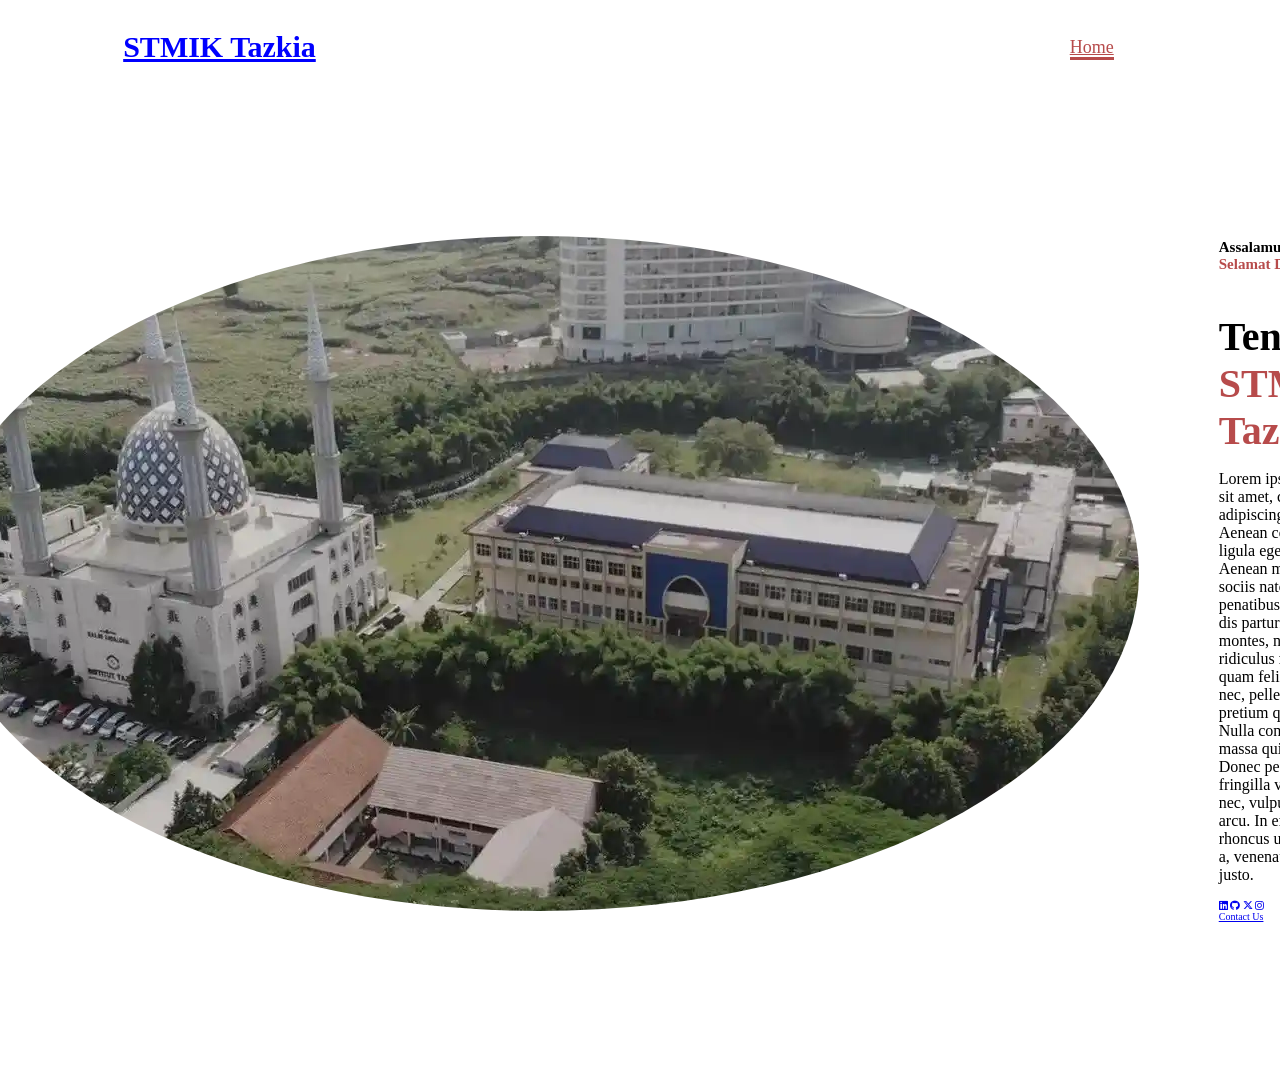
<file: meet3/index.html>
<!DOCTYPE html>
<html lang="en">
<head>
    <meta charset="UTF-8">
    <meta name="viewport" content="width=device-width, initial-scale=1.0">
    <link rel="stylesheet" href="https://cdnjs.cloudflare.com/ajax/libs/font-awesome/6.5.2/css/all.min.css">
    <link rel="stylesheet" href="style.css">
    <title> Website Portofolio</title>
</head>
<body>
    <header>
        <a href="#" class="logo">STMIK Tazkia</a>

        <nav>
            <a href="#" class="active" title="kembali ke atas">Home</a>
            <a href="#" >About</a>
            <a href="#" >Services</a>
            <a href="#" >Contact</a>
        </nav>
    </header>
    <section class="home">
        <div class="home-img">
            <img src="img/tazkia.webp" alt="">
        </div>
        <div class="home-content">
            <h1>Assalamu'alaikum, <span>Selamat Datang</span></h1>
            <h3 class=""typing-text>Tentang <span>STMIK Tazkia</span></h3>
            <p>Lorem ipsum dolor sit amet, consectetuer adipiscing elit. Aenean commodo ligula eget dolor. Aenean massa. Cum sociis natoque penatibus et magnis dis parturient montes, nascetur ridiculus mus. Donec quam felis, ultricies nec, pellentesque eu, pretium quis, sem. Nulla consequat massa quis enim. Donec pede justo, fringilla vel, aliquet nec, vulputate eget, arcu. In enim justo, rhoncus ut, imperdiet a, venenatis vitae, justo.</p>
            <div class="social-icons">
                <a href="#"><i class="fa-brands fa-linkedin"></i></a>
                <a href="#"><i class="fa-brands fa-github"></i></a>
                <a href="#"><i class="fa-brands fa-x-twitter"></i></a>
                <a href="#"><i class="fa-brands fa-instagram"></i></a>
            </div>
            <a href="#" class="btn">Contact Us</a>
        </div>
    </section>
</body>
</html>
</file>
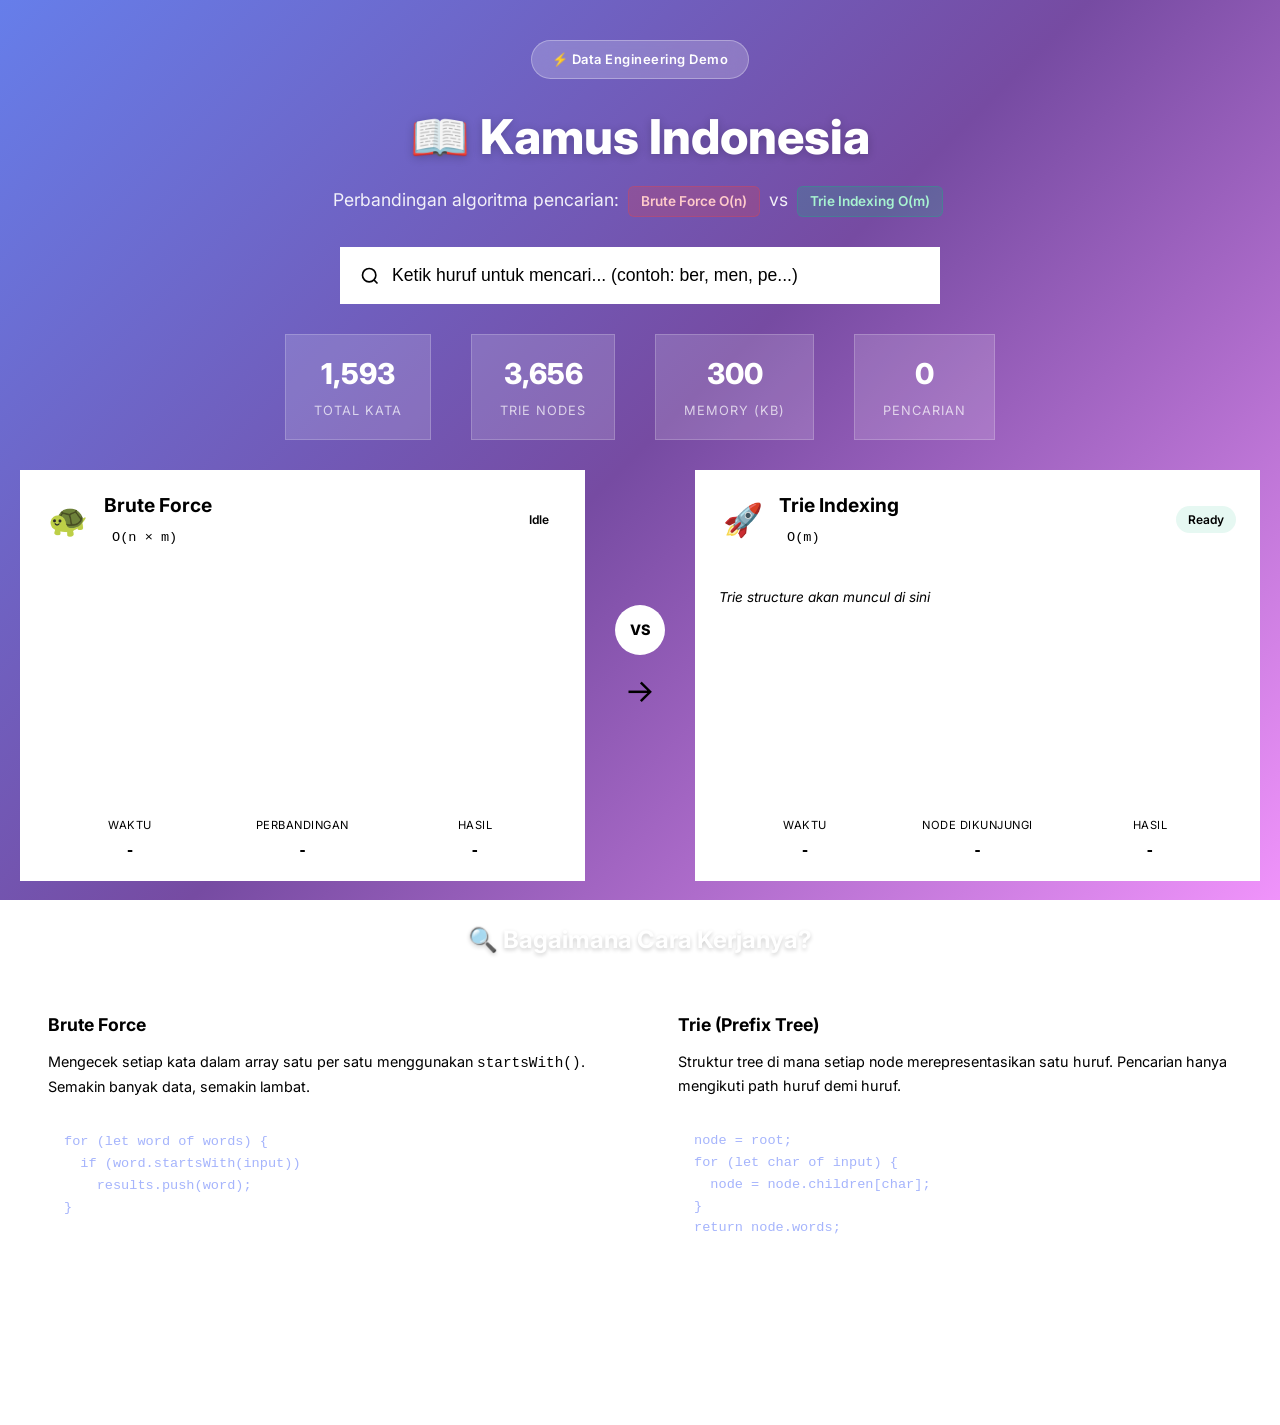
<file: Autocomplete/index1.html>
<!DOCTYPE html>
<html lang="id">
<head>
    <meta charset="UTF-8">
    <meta name="viewport" content="width=device-width, initial-scale=1.0">
    <title>Kamus Indonesia - Advanced Data Engineering Demo</title>
    <link rel="stylesheet" href="style1.css">
    <link href="https://fonts.googleapis.com/css2?family=Inter:wght@300;400;500;600;700&display=swap" rel="stylesheet">
</head>
<body>

<div class="main-container">
    <header class="hero">
        <div class="hero-badge">⚡ Data Engineering Demo</div>
        <h1>📖 Kamus Indonesia</h1>
        <p class="hero-desc">Perbandingan algoritma pencarian: <span class="tag brute">Brute Force O(n)</span> vs <span class="tag trie">Trie Indexing O(m)</span></p>
        
        <div class="search-box">
            <svg class="search-icon" viewBox="0 0 24 24" fill="none" stroke="currentColor" stroke-width="2">
                <circle cx="11" cy="11" r="8"></circle>
                <path d="m21 21-4.3-4.3"></path>
            </svg>
            <input type="text" id="inputText" placeholder="Ketik huruf untuk mencari... (contoh: ber, men, pe...)">
            <div class="input-stats" id="inputStats"></div>
        </div>
    </header>

    <div class="stats-bar">
        <div class="stat-item">
            <span class="stat-value" id="totalWords">0</span>
            <span class="stat-label">Total Kata</span>
        </div>
        <div class="stat-item">
            <span class="stat-value" id="totalNodes">0</span>
            <span class="stat-label">Trie Nodes</span>
        </div>
        <div class="stat-item">
            <span class="stat-value" id="memorySize">0</span>
            <span class="stat-label">Memory (KB)</span>
        </div>
        <div class="stat-item">
            <span class="stat-value" id="searchCount">0</span>
            <span class="stat-label">Pencarian</span>
        </div>
    </div>

    <div class="comparison-container">
        <!-- LEFT: Brute Force -->
        <div class="method-card slow-card">
            <div class="card-header">
                <div class="method-icon">🐢</div>
                <div class="method-info">
                    <h2>Brute Force</h2>
                    <span class="complexity">O(n × m)</span>
                </div>
                <div class="status-badge" id="status1">Idle</div>
            </div>
            
            <div class="visualization" id="viz1">
                <div class="scan-line" id="scanLine1"></div>
                <div class="word-list" id="wordList1"></div>
            </div>
            
            <div class="progress-bar">
                <div class="progress-fill" id="progress1"></div>
            </div>
            
            <div class="results-area">
                <div class="loader-container" id="loader1">
                    <div class="loader-ring"></div>
                    <span>Mencari...</span>
                </div>
                <div class="result-tags" id="result1"></div>
            </div>
            
            <div class="performance-metrics">
                <div class="metric">
                    <span class="metric-label">Waktu</span>
                    <span class="metric-value" id="time1">-</span>
                </div>
                <div class="metric">
                    <span class="metric-label">Perbandingan</span>
                    <span class="metric-value" id="comparisons1">-</span>
                </div>
                <div class="metric">
                    <span class="metric-label">Hasil</span>
                    <span class="metric-value" id="count1">-</span>
                </div>
            </div>
        </div>

        <!-- CENTER: VS -->
        <div class="vs-divider">
            <div class="vs-circle">VS</div>
            <div class="speed-arrow" id="speedArrow">→</div>
            <div class="speedup-text" id="speedupText"></div>
        </div>

        <!-- RIGHT: Trie -->
        <div class="method-card fast-card">
            <div class="card-header">
                <div class="method-icon">🚀</div>
                <div class="method-info">
                    <h2>Trie Indexing</h2>
                    <span class="complexity">O(m)</span>
                </div>
                <div class="status-badge active" id="status2">Ready</div>
            </div>
            
            <div class="visualization" id="viz2">
                <div class="trie-preview" id="triePreview"></div>
            </div>
            
            <div class="results-area">
                <div class="result-tags" id="result2"></div>
            </div>
            
            <div class="performance-metrics">
                <div class="metric">
                    <span class="metric-label">Waktu</span>
                    <span class="metric-value highlight" id="time2">-</span>
                </div>
                <div class="metric">
                    <span class="metric-label">Node Dikunjungi</span>
                    <span class="metric-value" id="nodesVisited">-</span>
                </div>
                <div class="metric">
                    <span class="metric-label">Hasil</span>
                    <span class="metric-value" id="count2">-</span>
                </div>
            </div>
        </div>
    </div>

    <div class="algorithm-explanation">
        <h3>🔍 Bagaimana Cara Kerjanya?</h3>
        <div class="explanation-grid">
            <div class="explanation-card">
                <h4>Brute Force</h4>
                <p>Mengecek setiap kata dalam array satu per satu menggunakan <code>startsWith()</code>. Semakin banyak data, semakin lambat.</p>
                <div class="code-snippet">
                    <pre>for (let word of words) {
  if (word.startsWith(input))
    results.push(word);
}</pre>
                </div>
            </div>
            <div class="explanation-card">
                <h4>Trie (Prefix Tree)</h4>
                <p>Struktur tree di mana setiap node merepresentasikan satu huruf. Pencarian hanya mengikuti path huruf demi huruf.</p>
                <div class="code-snippet">
                    <pre>node = root;
for (let char of input) {
  node = node.children[char];
}
return node.words;</pre>
                </div>
            </div>
        </div>
    </div>

    <footer>
        <p>Built with ❤️ untuk belajar Data Engineering | Dataset: KBBI Indonesia</p>
    </footer>
</div>

<script>
// ============================================
// DATASET: 1000+ kata Bahasa Indonesia
// ============================================
const words = [
    // A
    "a","aba","abad","abadi","abang","abdi","abi","abjad","abnormal","aborsi",
    "absah","absen","absensi","absolut","abstrak","absurd","abtar","acak","acap","acara",
    "acau","aci","acuh","acum","adab","adakalanya","adalah","adam","adang","adaptasi",
    "adar","adas","adegan","adem","adik","adil","administrasi","adonan","adopsi","adpis",
    "adu","aduh","aduk","advokat","aerobik","afdal","afiat","afiks","afirmasi","agak",
    "agam","agama","agan","agen","agenda","agitasi","agregat","agresif","agung","ahad",
    "ahli","ahmad","air","ais","aja","ajak","ajar","ajek","ajeng","aji",
    "ajudan","akad","akademi","akademik","akal","akan","akang","akar","akbar","akhir",
    "akhlak","aki","akibat","akidah","akik","akil","akrab","akreditasi","aksa","aksi",
    "aksen","akses","aksesori","akta","aktif","aktivis","aktivitas","aktor","aktris","aktuaria",
    "akua","akuarium","akud","akumulasi","akuntan","akur","akurat","akustik","akut","alah",
    "alai","alak","alam","alamat","alami","alang","alarm","alas","alat","alban",
    "albas","alergi","alfa","alfabet","alga","alhamdulillah","aliansi","alias","alih","alim",
    "alir","alis","alkitab","alkohol","allah","almari","almarhum","alokasi","alpa","alpu",
    "altar","alternatif","altruisme","alum","alumni","alun","alur","amah","amal","aman",
    "amanah","amandel","amar","amat","amatir","ambang","ambigu","ambil","ambisi","ambivalen",
    "amblas","ambles","ambrol","ambruk","ambulans","ambruk","amin","amir","amis","amnesia",
    "amoi","ampai","ampas","ampek","ampelas","ampere","ampuh","ampun","amputasi","amuk",
    "anai","anak","analisis","analog","anarki","anasir","ancam","ancol","anda","andai",
    "andak","andalan","andam","andan","andang","andong","aneh","aneka","aneksasi","anemia",
    "angel","angga","anggar","anggun","angin","angka","angkara","angkat","angker","angkring",
    "angkuh","angkut","angsa","ani","aniaya","animasi","animo","anjak","anjing","anjur",
    "antagonis","antar","antek","antena","antep","anti","antik","antologi","antre","antropologi",
    "anu","anugerah","anus","anyam","anyar","anyir","aorta","apa","apabila","apakah",
    "apalagi","aparat","aparatur","apartemen","apati","apel","apendiks","apik","aplikasi","apotek",
    "apresiasi","april","apung","arah","arak","aram","arang","aras","arca","ardi",
    "area","arek","aren","areng","ares","argumen","aria","arif","aris","arisan",
    "arit","aritmatika","arja","arkais","arkeologi","arkitek","armada","aroma","arsenal","arsip",
    "arsitektur","arta","arteri","artesis","arti","artifisial","artikel","artikulasi","artileri","artis",
    "arus","arwah","as","asa","asak","asal","asam","asap","asar","asas",
    "asesor","aset","asfar","asih","asing","asisten","asli","asma","asmara","asoi",
    "asong","asosiasi","aspek","aspirasi","asri","asta","astaga","astral","astronomi","asuh",
    "asumsi","asuransi","asyik","atau","ateis","atensi","atlas","atlet","atmosfer","atom",
    "atribut","atur","atus","audiensi","audio","audit","auksi","aula","auman","auns",
    "aura","aus","autentik","auto","autopsi","aval","avtur","awa","awabakal","awal",
    "awan","awas","awet","awur","ayah","ayak","ayal","ayam","ayang","ayat",
    "ayem","ayo","ayu","azab","azali","azam","azimat","aziz",
    
    // B
    "ba","baba","babal","babat","babi","baca","bacem","bacok","badai","badak",
    "badal","badan","badar","badik","badut","baga","bagai","bagan","bagas","bagasi",
    "bagi","baginda","bagong","bagus","bah","bahadur","bahagia","bahak","baham","bahana",
    "bahari","bahasa","bahaya","bahkan","bahu","bahwa","bai","baik","bait","baja",
    "bajaj","bajak","bajang","bajar","bajigur","bajingan","baju","bak","baka","bakal",
    "bakar","bakat","bakda","bakdul","baki","bakir","bako","bakon","baksil","baku",
    "bakul","bakung","bal","bala","balad","balai","balak","balam","balap","balar",
    "balas","bale","bali","balig","baling","balita","balkon","balok","balon","balut",
    "bambang","bambu","ban","bana","banal","banat","banci","banda","bandar","bandel",
    "banding","bandit","bando","bandrol","bandung","bang","banga","bangai","bangat","bangau",
    "bangga","bangkai","bangkit","bangku","bangsa","bangun","banguin","bani","banir","banjar",
    "bank","bantah","bantai","bantal","bantar","bantu","bantut","banyak","banyol","bapak",
    "baptis","bara","barak","barang","barat","barbar","barbel","barber","baris","baron",
    "baru","barut","basah","basel","basil","basis","basmi","bastar","basuh","bata",
    "batal","batalion","batang","batas","baterai","bati","batik","batil","batin","batis",
    "batok","batu","batuk","bau","bauk","baur","baut","bawa","bawang","bawasir",
    "bawel","bayam","bayang","bayar","bayi","bayu","be","beasiswa","bebal","beban",
    "bebas","bebek","beber","beberapa","bebi","becak","becus","beda","bedah","bedak",
    "bedil","beduk","begana","bege","begitulah","begitu","beha","bejat","bekal","bekam",
    "bekas","beken","bekerja","bekicot","beku","bela","belacak","belah","belai","belajar",
    "belakang","belalai","belan","belanda","belang","belanga","belanja","belantara","belas","belat",
    "belati","belau","belepotan","beli","belia","beliau","beling","belit","belok","belom",
    "belon","belong","belot","bels","belt","belu","beluk","belukar","belum","belus",
    "benak","benam","benang","benar","bencana","benci","benda","bendahara","bendar","bendi",
    "bendung","bengal","bengang","bengis","bengkak","bengkalai","bengkar","bengkel","bengkok","bengong",
    "bengot","benih","benjol","bentak","bentang","bentar","benteng","bentrok","bentuk","benua",
    "benum","benzene","bera","berai","berak","beranda","berang","berani","berantas","beras",
    "berat","berau","bercak","berdikari","berdosa","berem","beres","beret","berewok","bergas",
    "beri","beril","beringas","berita","berkah","berkas","berkelahi","berkilau","berlian","berminat",
    "bernas","berok","beron","berondong","berontak","berot","bersih","bersin","berta","beruang",
    "berujul","berus","bes","besar","besek","besengek","beser","beset","besi","besit",
    "besok","bestari","bestek","betah","betapa","betas","betek","betina","betis","beton",
    "betot","betul","bewok","biak","biang","biar","bias","biasa","biat","biawak",
    "bibi","bibir","bibit","bida","bidah","bidan","bidang","bidas","bidik","bido",
    "bijak","bijaksana","bijan","biji","bijih","bikin","bikir","bila","bilah","bilai",
    "bilal","bilang","bilas","bilik","bilyet","bima","bimbang","bimbit","bina","binaraga",
    "binasa","binatang","bincang","bindam","bingit","bingkai","bingung","bini","binjai","bintang",
    "bintit","biola","biologis","biota","bipolar","bira","birah","biri","birik","biru",
    "bis","bisa","bisik","biskuit","bismillah","bisu","bisul","bit","bius","bivak",
    "biyung","blangko","blaster","blazer","bleber","blender","blok","blong","blus","boa",
    "bobo","bobok","bobot","bocah","bocor","bodoh","bodor","bogem","bogor","bohong",
    "boikot","bokar","bokong","bokser","bola","bolak","boleh","bolong","bolos","bolot",
    "bom","bona","bonafide","bonceng","bondong","boneka","bongak","bonggo","bongkah","bongkar",
    "bongkok","bongkol","bongmeh","bongmu","bongol","bonus","bonyok","bopong","bor","boraks",
    "borci","bordir","borgol","borjuasi","borok","borong","boros","bos","bosa","bosan",
    "bosor","botak","botol","boyong","bracket","brambang","brantas","bravo","brengsek","bres",
    "brokoli","brondong","brontak","bruder","bu","bua","buah","buai","buak","bual",
    "buana","buang","buani","buat","buaya","bubar","bubuh","bubuk","bubul","bubur",
    "bubut","buci","budak","budi","budiman","budo","budu","budug","bugar","bugil",
    "buhuk","buhul","bui","bujal","bujang","bujet","bujuk","bujur","buka","bukan",
    "bukit","bukti","buku","bulak","bulan","bulang","bulat","bule","buleng","bulgur",
    "bulir","bulu","bulug","buluk","bulus","bumi","bumpet","bun","buna","buncis",
    "bundar","bundel","bung","bunga","bungkam","bungkuk","bungkus","bungsu","buni","buntak",
    "buntal","buntang","buntat","buntet","bunting","buntu","buntung","buntut","bunuh","bunyi",
    "bupati","bura","burai","burak","buram","buras","burem","burg","burik","burit",
    "buron","buruh","buruk","burung","bus","busa","buset","busik","busuk","busung",
    "busur","buta","butak","butek","butir","butuh","butul","butut","buyar","buyung",
    "buyut",
    
    // C
    "ca","cabai","cabang","cabik","cabir","cabul","cabut","cacad","cacar","cacat",
    "caci","cadang","cadar","cadas","cadel","cadik","caduk","cagak","cagar","cai",
    "caing","cak","caka","cakap","cakar","cakep","cakil","cakra","cakram","cakrawala",
    "cakupan","calak","calang","caleg","calo","calon","camat","cambuk","cambung","camil",
    "camping","campur","canai","canang","candak","candala","candu","cangak","cangga","canggih",
    "cangkang","cangkir","cangkul","cangkung","cangkung","canteng","cantik","cantum","cap","capai",
    "capak","capang","capek","caper","capil","cappela","captain","carak","cari","caring",
    "caruk","cat","catat","catok","catu","catut","catur","cawat","cawe","cawis",
    "cebol","cebong","cebur","cecak","cecer","cedera","ceding","cedok","cegah","cegat",
    "ceker","cekik","ceking","cekit","cela","celah","celak","celaka","celana","celang",
    "celapak","cele","celek","celempung","celeng","celengan","celetuk","celik","celing","celoteh",
    "celup","celurit","cemar","cemas","cemburu","cemerlang","cemeti","cemik","cemooh","cempal",
    "cempedak","cemplung","cempreng","cempuling","cenak","cenangah","cencang","cenceng","cendala","cendana",
    "cendawan","cendekia","cengang","cengar","cengek","cengeng","cengger","cengis","cengki","cengkih",
    "cengkok","cengli","cengung","centang","centil","centong","cepak","cepat","cepek","cepeng",
    "ceper","cepirit","ceplas","ceplok","ceplos","cepuk","cerabut","ceracap","ceracau","cerai",
    "cerakin","ceramah","cerana","cerang","cerat","cerau","cerca","cercaan","cere","cerek",
    "ceret","cerewet","cergas","ceri","ceria","cerita","cermai","cermat","cermin","ceroboh",
    "cerobong","cerocos","cerpen","cerucuk","ceruh","ceruk","cerun","cerutu","cetak","cetar",
    "cetek","ceti","cetus","cewek","ciak","cibir","cicak","cici","cicip","cicir",
    "cicit","cidera","cikal","cikar","cikok","cikun","cilacap","cilok","cina","cincai",
    "cincang","cincin","cinta","cipta","ciput","cirang","cirit","citra","cium","ciut",
    "coba","cobek","coblos","cocok","codet","cok","cokelat","coklat","colak","colek",
    "colong","comberan","comblang","comel","comot","compeng","comot","congak","congek","congek",
    "congor","contek","copet","copot","cor","corak","corek","coreng","corong","corot",
    "cotok","cowok","coy","cuaca","cuak","cuar","cubit","cucak","cuci","cucu",
    "cucuh","cucuk","cucur","cudang","cukai","cukil","cukim","cukup","cukur","cula",
    "culas","culik","culun","cuma","cumbu","cumi","cunam","cungap","cungkil","cungur",
    "cupak","cupang","cupet","cupu","curah","curam","curang","curat","curi","curiga",
    "curna","curut","cus","cutak","cuti",
    
    // D
    "daeng","daga","dagang","daging","dagu","dahaga","dahak","dahan","dahi","dahsyat",
    "dahulu","daif","daim","dakap","daki","dakocan","dakron","daksa","dakwah","dakwa",
    "dalal","dalam","dalang","daldal","dalem","dali","dalih","daling","dalu","damai",
    "damak","damar","damba","damdaman","dami","damik","dampak","dampar","dan","dana",
    "danau","dangai","dangdut","dangkal","dangkap","dangu","dani","dansa","danta","dara",
    "darah","daram","daras","darat","dari","darma","darmaji","darmasiswa","darurat","darus",
    "dasar","dasbor","dasi","data","datang","datif","datu","dauk","daulat","daun",
    "daung","daya","dayuh","dayuk","dayung","debah","debap","debar","debat","debik",
    "debit","debu","debuk","debum","debur","decak","decit","dedah","dedai","dedak",
    "dedel","dedemit","dedengkot","dedit","degam","degar","degradasi","deguk","degup","deham",
    "dehem","dehidrasi","deing","dejang","dejur","dekade","dekak","dekan","dekap","dekat",
    "dekil","deklarasi","dekorasi","dekret","deksel","deku","delah","delapan","delegasi","delepak",
    "delik","deling","delirium","delta","delusi","demagog","demam","demang","demek","demon",
    "demonstrasi","dempak","dempet","dempul","dempung","denai","denak","dendam","dendang","dengar",
    "dengki","dengkul","dengkur","dengung","dengus","denok","denotasi","densitas","dentam","dentang",
    "denting","dentum","dentung","denyut","deodoran","depa","depang","departemen","departer","depedensi",
    "depersonalisasi","depo","deponir","depot","depravasi","depresi","depresiasi","deputi","dera","derai",
    "derajat","derak","deram","derang","derap","deras","derau","dere","deres","deret",
    "derik","dering","derita","derma","dermaga","dermawan","dermit","deru","desa","desah",
    "desain","desak","deselerasi","desember","desersi","desih","desik","desimal","desing","desir",
    "desis","deskripsi","despot","destar","destinasi","detak","detasemen","detasering","deteksi","detektif",
    "detik","detil","dewa","dewan","dewasa","dewi","di","dia","diabetes","diadem",
    "diagnosis","diagonal","dial","dialog","diam","dian","diang","diare","diaspora","dibasa",
    "didih","didis","diding","didis","difusi","digdaya","digital","dignitas","dikau","diksi",
    "diktator","dikte","dilak","dilema","dimensi","dinamika","dinamis","dinamo","dinasti","dinda",
    "dingin","dingkit","dini","dinosaurus","dioda","dioksida","dipan","diplomasi","dira","diras",
    "direksi","direktori","dirgahayu","dirigen","disain","disertasi","disiplin","diskon","diskotek","diskresi",
    "diskriminasi","diskusi","dislokasi","dismenore","disparitas","dispensasi","disposisi","distingsi","distorsi","distribusi",
    "distrik","distraksi","disuasi","ditandai","diter","diversifikasi","diversitas","dividen","divisi","doa",
    "dobel","doblak","dobol","dodol","dogel","dogma","dokar","dokoh","dokter","doktrin",
    "dokumen","dolar","dolmen","domain","domba","domestik","dominan","domisili","dompet","donasi",
    "dongak","dongeng","dongkel","dongkol","donor","dop","doping","dorong","dos","dosa",
    "dosen","dosis","dota","doyan","drama","drastis","dril","dron","dualisme","dubur",
    "duda","duduk","duga","duhai","duhul","duit","duka","duku","dukuh","duli",
    "dulur","dum","dumai","dumeh","dumpak","dungu","dunia","dunting","duo","dupa",
    "duplikat","dura","durasi","durhaka","duri","dus","dusun","duta","duwet"
];

// ============================================
// TRIE DATA STRUCTURE
// ============================================
class TrieNode {
    constructor() {
        this.children = {};
        this.words = [];
        this.isEndOfWord = false;
        this.count = 0;
    }
}

class Trie {
    constructor() {
        this.root = new TrieNode();
        this.nodeCount = 1;
    }

    insert(word) {
        let node = this.root;
        for (let char of word) {
            if (!node.children[char]) {
                node.children[char] = new TrieNode();
                this.nodeCount++;
            }
            node = node.children[char];
            if (!node.words.includes(word)) {
                node.words.push(word);
            }
            node.count++;
        }
        node.isEndOfWord = true;
    }

    search(prefix) {
        let node = this.root;
        let nodesVisited = 0;
        for (let char of prefix) {
            nodesVisited++;
            if (!node.children[char]) {
                return { words: [], nodesVisited };
            }
            node = node.children[char];
        }
        return { words: node.words, nodesVisited };
    }

    getAllWords() {
        const result = [];
        this._dfs(this.root, '', result);
        return result;
    }

    _dfs(node, prefix, result) {
        if (node.isEndOfWord) {
            result.push(prefix);
        }
        for (let char in node.children) {
            this._dfs(node.children[char], prefix + char, result);
        }
    }
}

// ============================================
// INITIALIZE
// ============================================
const trie = new Trie();
let searchCount = 0;

// Build Trie
words.forEach(word => trie.insert(word));

// Update stats
document.getElementById('totalWords').textContent = words.length.toLocaleString();
document.getElementById('totalNodes').textContent = trie.nodeCount.toLocaleString();

// Estimate memory (rough calculation)
const memoryEstimate = Math.round(
    (JSON.stringify(words).length + JSON.stringify(trie).length) / 1024
);
document.getElementById('memorySize').textContent = memoryEstimate;

// ============================================
// VISUALIZATION
// ============================================
function renderBruteForceVisualization(input) {
    const container = document.getElementById('wordList1');
    const scanLine = document.getElementById('scanLine1');
    
    // Show a subset of words being scanned
    const displayWords = words.slice(0, 50);
    let html = '';
    displayWords.forEach((word, i) => {
        const isMatch = word.startsWith(input);
        const delay = i * 0.02;
        html += `<span class="viz-word ${isMatch ? 'match' : ''}" style="animation-delay: ${delay}s">${word}</span>`;
    });
    container.innerHTML = html;
    
    // Animate scan line
    scanLine.style.animation = 'none';
    scanLine.offsetHeight; // trigger reflow
    scanLine.style.animation = 'scan 2s linear';
}

function renderTrieVisualization(input) {
    const container = document.getElementById('triePreview');
    if (!input) {
        container.innerHTML = '<span class="trie-placeholder">Trie structure akan muncul di sini</span>';
        return;
    }
    
    let node = trie.root;
    let path = [];
    let valid = true;
    
    for (let char of input) {
        if (node.children[char]) {
            path.push({ char, count: node.children[char].count });
            node = node.children[char];
        } else {
            valid = false;
            break;
        }
    }
    
    let html = '<div class="trie-path">';
    html += '<span class="trie-root">root</span>';
    path.forEach((p, i) => {
        html += `<span class="trie-arrow">→</span>`;
        html += `<span class="trie-node ${i === path.length - 1 ? 'active' : ''}">${p.char}<small>${p.count}</small></span>`;
    });
    if (!valid) html += '<span class="trie-dead">✗</span>';
    html += '</div>';
    
    container.innerHTML = html;
}

// ============================================
// SEARCH FUNCTIONS
// ============================================
function bruteForceSearch(input) {
    let result = [];
    let comparisons = 0;
    
    for (let word of words) {
        comparisons++;
        if (word.startsWith(input)) {
            result.push(word);
        }
    }
    
    return { result, comparisons };
}

function trieSearch(input) {
    return trie.search(input);
}

// ============================================
// RENDER RESULTS
// ============================================
function renderResults(id, data, prefix, maxItems = 15) {
    const container = document.getElementById(id);
    if (!data || data.length === 0) {
        container.innerHTML = '<span class="no-result">🔍 Tidak ditemukan</span>';
        return;
    }
    
    let html = '';
    data.slice(0, maxItems).forEach((word, i) => {
        const highlighted = word.replace(
            new RegExp(`^(${prefix})`), 
            '<span class="highlight">$1</span>'
        );
        html += `<span class="result-tag" style="animation-delay: ${i * 0.03}s">${highlighted}</span>`;
    });
    
    if (data.length > maxItems) {
        html += `<span class="more-tag">+${data.length - maxItems} lainnya</span>`;
    }
    
    container.innerHTML = html;
}

// ============================================
// MAIN EVENT HANDLER
// ============================================
let searchTimeout;

document.getElementById("inputText").addEventListener("input", function() {
    const input = this.value.toLowerCase().trim();
    
    // Update input stats
    document.getElementById('inputStats').textContent = input ? `${input.length} karakter` : '';
    
    if (!input) {
        clearAll();
        return;
    }
    
    searchCount++;
    document.getElementById('searchCount').textContent = searchCount;
    
    // Update statuses
    document.getElementById('status1').textContent = 'Searching...';
    document.getElementById('status1').className = 'status-badge searching';
    document.getElementById('status2').textContent = 'Searching...';
    document.getElementById('status2').className = 'status-badge searching';
    
    // Show loader for brute force
    document.getElementById('loader1').style.display = 'flex';
    document.getElementById('result1').innerHTML = '';
    
    // Clear previous timeout
    clearTimeout(searchTimeout);
    
    // BRUTE FORCE (with artificial delay to show difference)
    searchTimeout = setTimeout(() => {
        const start1 = performance.now();
        const { result: result1, comparisons } = bruteForceSearch(input);
        const end1 = performance.now();
        const time1 = end1 - start1;
        
        renderResults('result1', result1, input);
        document.getElementById('time1').textContent = time1.toFixed(3) + ' ms';
        document.getElementById('comparisons1').textContent = comparisons.toLocaleString();
        document.getElementById('count1').textContent = result1.length;
        document.getElementById('loader1').style.display = 'none';
        document.getElementById('status1').textContent = 'Done';
        document.getElementById('status1').className = 'status-badge';
        
        // Update progress bar
        const progress1 = document.getElementById('progress1');
        progress1.style.width = '100%';
        setTimeout(() => progress1.style.width = '0%', 500);
        
        // Render visualization
        renderBruteForceVisualization(input);
        
        // TRIE SEARCH (instant)
        const start2 = performance.now();
        const { words: result2, nodesVisited } = trieSearch(input);
        const end2 = performance.now();
        const time2 = end2 - start2;
        
        renderResults('result2', result2, input);
        document.getElementById('time2').textContent = time2.toFixed(3) + ' ms';
        document.getElementById('nodesVisited').textContent = nodesVisited;
        document.getElementById('count2').textContent = result2.length;
        document.getElementById('status2').textContent = 'Done';
        document.getElementById('status2').className = 'status-badge active';
        
        // Render Trie visualization
        renderTrieVisualization(input);
        
        // Calculate speedup
        const speedup = time1 / time2;
        const speedupText = document.getElementById('speedupText');
        const speedArrow = document.getElementById('speedArrow');
        
        if (speedup > 1) {
            speedupText.textContent = `${speedup.toFixed(1)}x lebih cepat`;
            speedupText.style.color = '#2ecc71';
            speedArrow.style.color = '#2ecc71';
        } else {
            speedupText.textContent = 'Sama cepat';
            speedupText.style.color = '#f39c12';
            speedArrow.style.color = '#f39c12';
        }
        
    }, 400); // Artificial delay for brute force
});

function clearAll() {
    document.getElementById('result1').innerHTML = '';
    document.getElementById('result2').innerHTML = '';
    document.getElementById('time1').textContent = '-';
    document.getElementById('time2').textContent = '-';
    document.getElementById('comparisons1').textContent = '-';
    document.getElementById('nodesVisited').textContent = '-';
    document.getElementById('count1').textContent = '-';
    document.getElementById('count2').textContent = '-';
    document.getElementById('speedupText').textContent = '';
    document.getElementById('inputStats').textContent = '';
    document.getElementById('status1').textContent = 'Idle';
    document.getElementById('status1').className = 'status-badge';
    document.getElementById('status2').textContent = 'Ready';
    document.getElementById('status2').className = 'status-badge active';
    document.getElementById('wordList1').innerHTML = '';
    document.getElementById('triePreview').innerHTML = '<span class="trie-placeholder">Trie structure akan muncul di sini</span>';
    document.getElementById('loader1').style.display = 'none';
}

// Initial state
document.getElementById('triePreview').innerHTML = '<span class="trie-placeholder">Trie structure akan muncul di sini</span>';
</script>

</body>
</html>
</file>
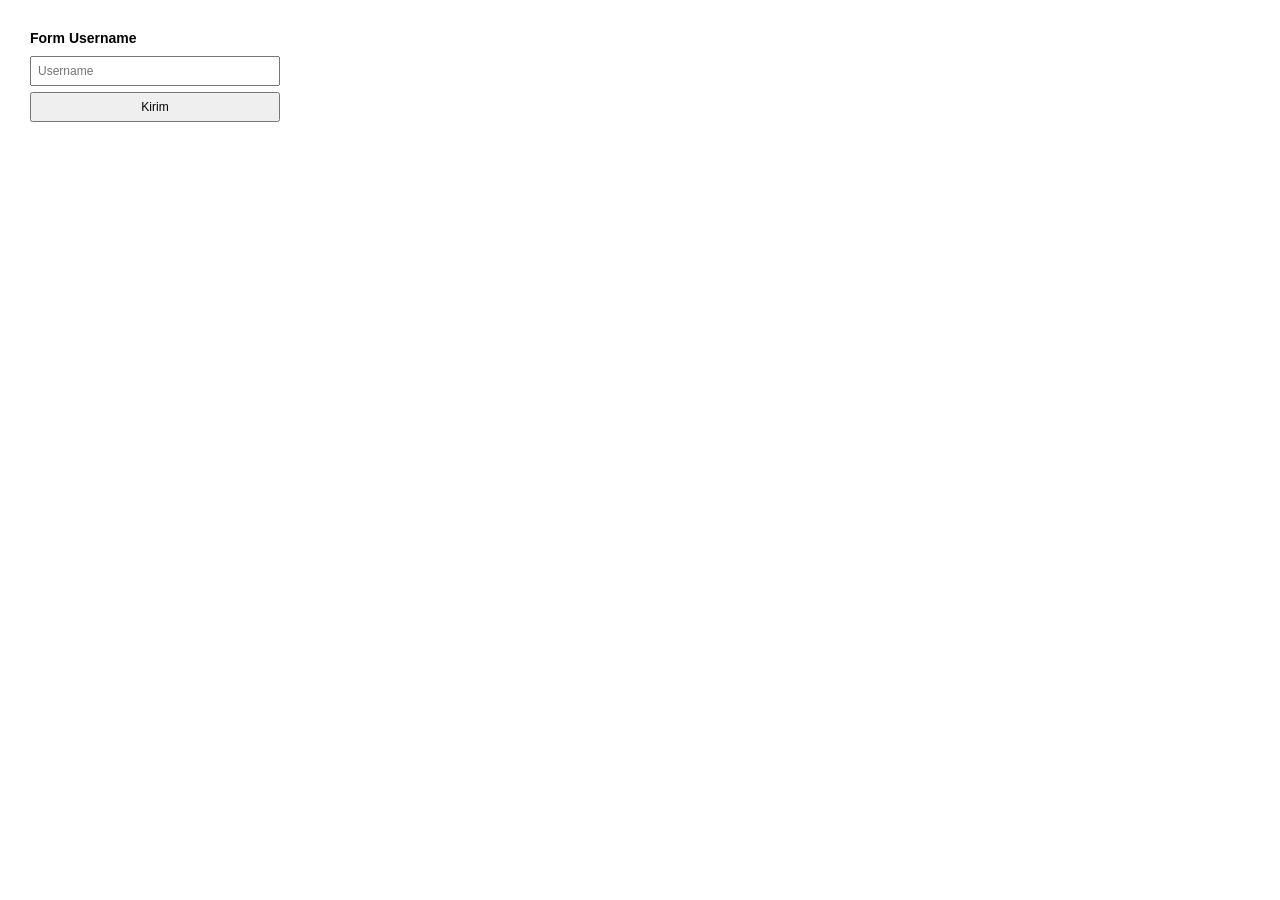
<file: meet2/form1.html>
<!DOCTYPE html>
<html lang="en">
<head>
    <meta charset="UTF-8">
    <meta name="viewport" content="width=device-width, initial-scale=1.0">
    <title>Form Compact</title>
</head>
<body style="font-family: arial, sans-serif; margin: 30px;">
    <h2 style="font-size: 14px; margin-bottom: 10px;">Form Username</h2>
    <form action="/submit" method="POST" style="display: flex; flex-direction: column; max-width: 250px;">
        <input type="text" name="username" placeholder="Username" required style="padding: 6px; margin-bottom: 6px; font-size: 12px;" />
        <button type="submit" style="padding: 6px; font-size: 12px;">Kirim</button>
    </form>
</body>
</html>
</file>
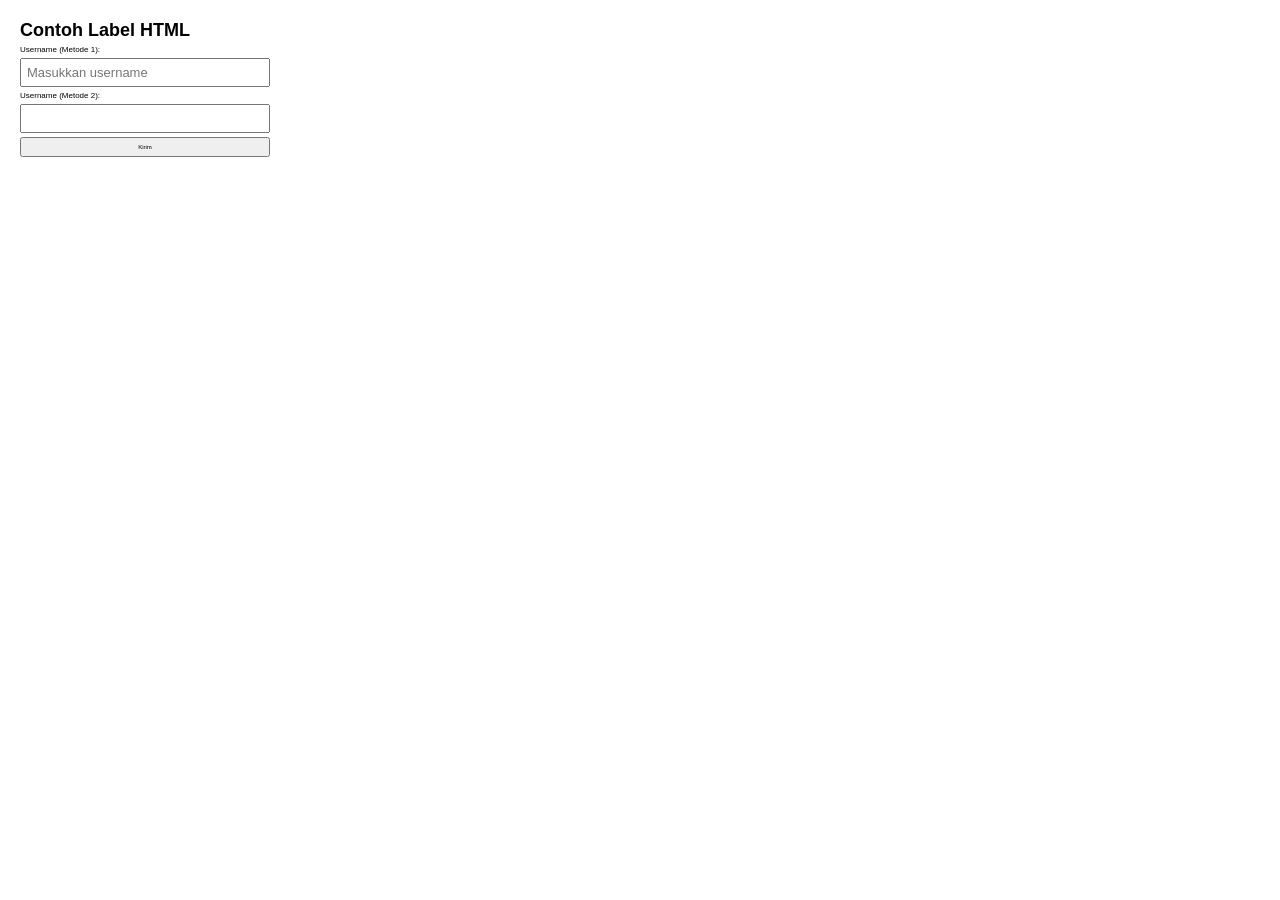
<file: meet2/form2.html>
<!DOCTYPE html>
<html lang="en">
<head>
    <meta charset="UTF-8">
    <meta name="viewport" content="width=device-width, initial-scale=1.0">
    <title>Label Inline CSS</title>
</head>
<body style="font-family: arial, sans-serif; margin: 20px;">
    <h2 style="font-size: 18px; margin-bottom: 4px; max-width: 250px;">Contoh Label HTML</h2>
    <form style="display: flex; flex-direction: column; gap: 4px; max-width: 250px;">

        <!--Metode 1: Membungkus input-->
        <label style="font-size: 8px; display: flex; flex-direction: column;">
            Username (Metode 1):
            <input type="text" name="user1" placeholder="Masukkan username" style="padding: 5px; font-size: 13px; margin-top: 4px;" />
        </label>

        <!--Metode 2: Menggunakan for dan id-->
        <label for="user2" style="font-size: 8px;">Username (Metode 2):</label>
        <input type="text" id="user2" name="user2" placeholder=""Masukkan username" style="padding: 5px; font-size: 13px;" />
        <button type="submit" style="padding: 5px; font-size: 6px; cursor: pointer;">Kirim</button> 
    </form>
</body>
</html>
</file>
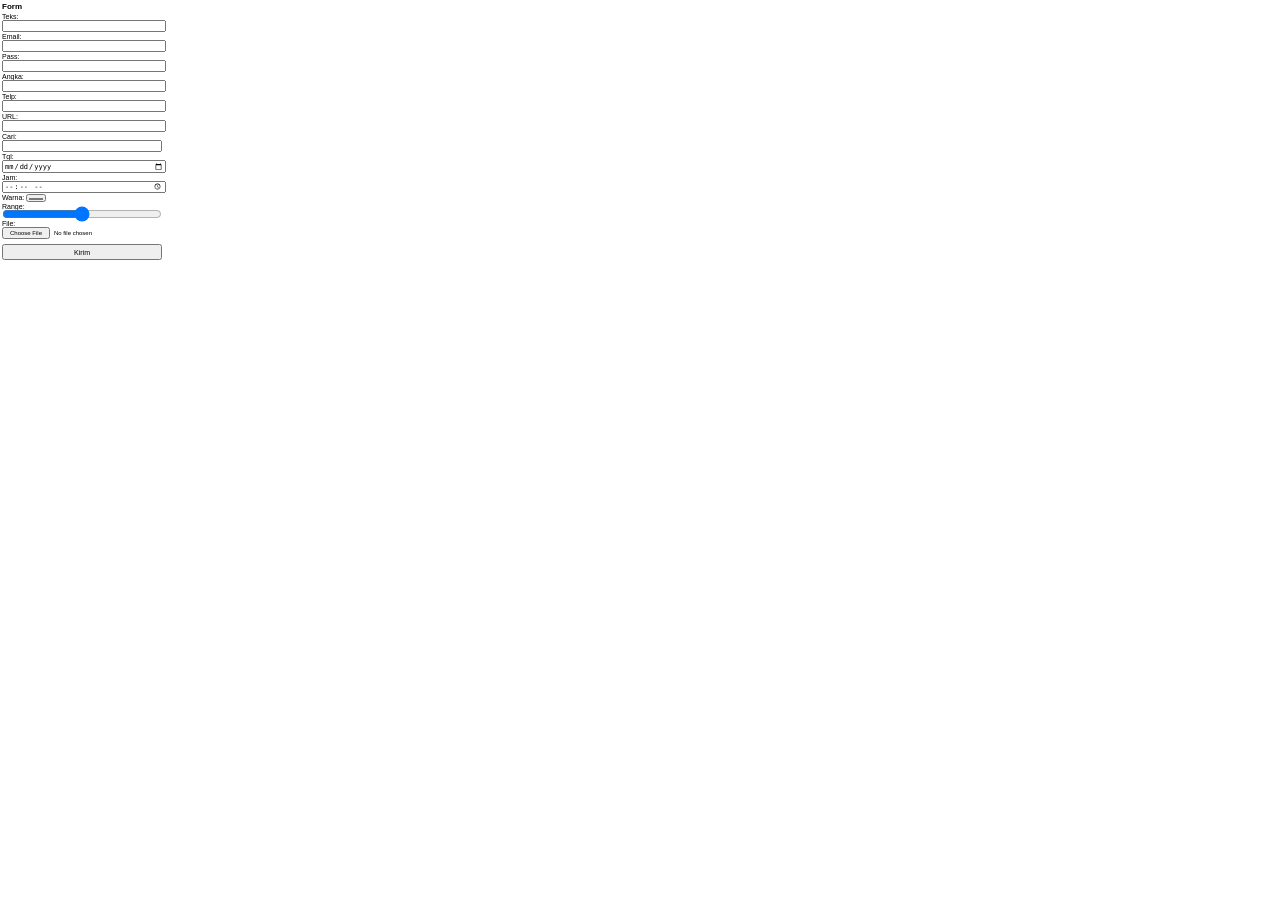
<file: meet2/form3.html>
<!DOCTYPE html>
<html lang="en">
<head>
    <meta charset="UTF-8">
    <meta name="viewport" content="width=device-width, initial-scale=1.0">
    <title>Form Ultra Mini</title>
</head>
<body style="font-family: arial, sans-serif; margin: 2px;">

    <h2 style="font-size: 8px; margin: 2px 0 2px 0; padding: 0;">Form</h2>

    <form style="display: flex; flex-direction: column; gap: 1px; max-width: 160px; font-size: 7px;">

        <label>Teks: <input type="text" style="padding: 0; font-size: 7px; height: 8px; width: 100%;" /></label>
        <label>Email: <input type="email" style="padding: 0; font-size: 7px; height: 8px; width: 100%;" /></label>
        <label>Pass: <input type="password" style="padding: 0; font-size: 7px; height: 8px; width: 100%;" /></label>
        <label>Angka: <input type="number" style="padding: 0; font-size: 7px; height: 8px; width: 100%;" /></label>
        <label>Telp: <input type="tel" style="padding: 0; font-size: 7px; height: 8px; width: 100%;" /></label>
        <label>URL: <input type="url" style="padding: 0; font-size: 7px; height: 8px; width: 100%;" /></label>
        <label>Cari: <input type="search" style="padding: 0; font-size: 7px; height: 12px; width: 100%;" /></label>
        <label>Tgl: <input type="date" style="padding: 0; font-size: 7px; height: 9px; width: 100%;" /></label>
        <label>Jam: <input type="time" style="padding: 0; font-size: 7px; height: 8px; width: 100%;" /></label>
        <label>Warna: <input type="color" style="padding: 0; width: 20px;; height: 8px;" /></label>
        <label>Range: <input type="range" min="0" max="100" style="width: 100%; height: 8px; margin: 0; padding: 0;" /></label>
        <label>File: <input type="file" style="padding: 0; font-size: 6px; height: 14px; width: 100%;" /></label>

        <input type="hidden" name="tersembunyi" value="rahasia" />

        <button type="submit" style="padding: 1px; font-size: 7px; cursor: pointer; height: 16px; margin-top: 2px;">Kirim</button>

    </form>
</body> 
</html>
</file>
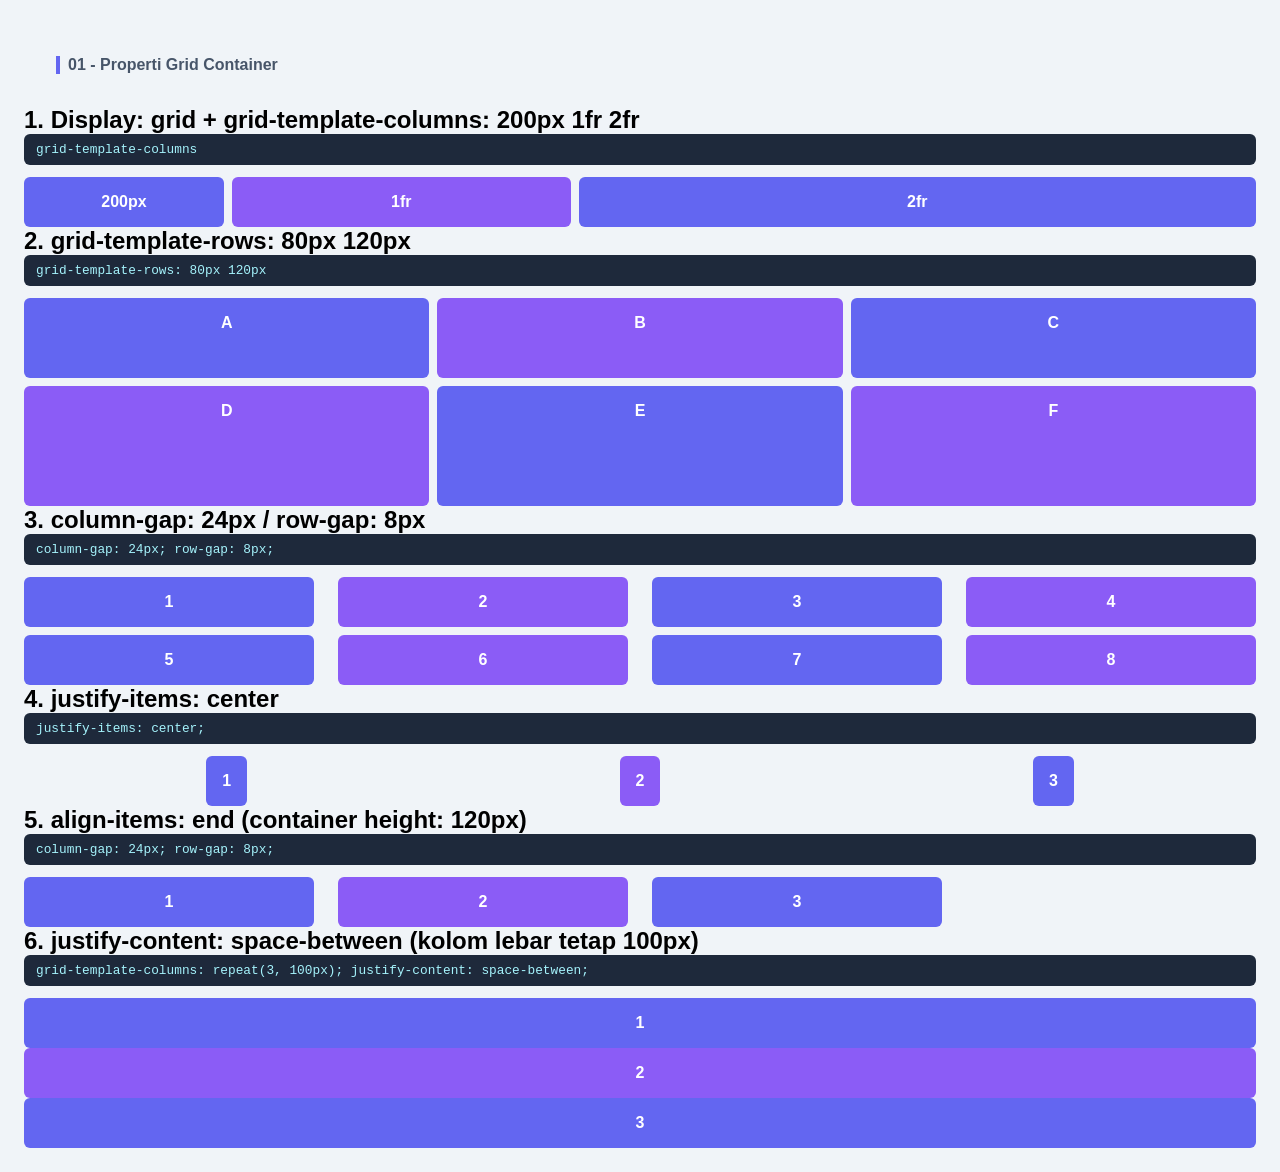
<file: meet7/01-grid-container.html>
<!DOCTYPE html>
<html lang="en">
<head>
    <meta charset="UTF-8">
    <meta name="viewport" content="width=device-width, initial-scale=1.0">
    <title>Document</title>
    <link rel="stylesheet" href="01-grid-container.css">
</head>
<body>
    <h1>01 - Properti Grid Container</h1>

    <h2>1. Display: grid + grid-template-columns: 200px 1fr 2fr</h2>
    <p class="kode">grid-template-columns</p>
    <div class="demo-cols">
        <div class="item">200px</div>
        <div class="item">1fr</div>
        <div class="item">2fr</div>
    </div>

    <h2>2. grid-template-rows: 80px 120px</h2>
    <p class="kode">grid-template-rows: 80px 120px</p>
    <div class="demo-rows">
        <div class="item">A</div>
        <div class="item">B</div>
        <div class="item">C</div>
        <div class="item">D</div>
        <div class="item">E</div>
        <div class="item">F</div>
    </div>

    <h2>3. column-gap: 24px / row-gap: 8px</h2>
    <p class="kode">column-gap: 24px; row-gap: 8px;</p>
    <div class="demo-gap">
        <div class="item">1</div>
        <div class="item">2</div>
        <div class="item">3</div>
        <div class="item">4</div>
        <div class="item">5</div>
        <div class="item">6</div>
        <div class="item">7</div>
        <div class="item">8</div>
    </div>

    <h2>4. justify-items: center</h2>
    <p class="kode">justify-items: center;</p>
    <div class="demo-justify">
        <div class="item">1</div>
        <div class="item">2</div>
        <div class="item">3</div>
    </div>

    <h2>5. align-items: end (container height: 120px)</h2>
    <p class="kode">column-gap: 24px; row-gap: 8px;</p>
    <div class="demo-gap">
        <div class="item">1</div>
        <div class="item">2</div>
        <div class="item">3</div>
    </div>

    <h2>6. justify-content: space-between (kolom lebar tetap 100px)</h2>
    <p class="kode">grid-template-columns: repeat(3, 100px); justify-content: space-between;</p>
    <div class="demo-content">
        <div class="item">1</div>
        <div class="item">2</div>
        <div class="item">3</div>
    </div>
</body>
</html>
</file>
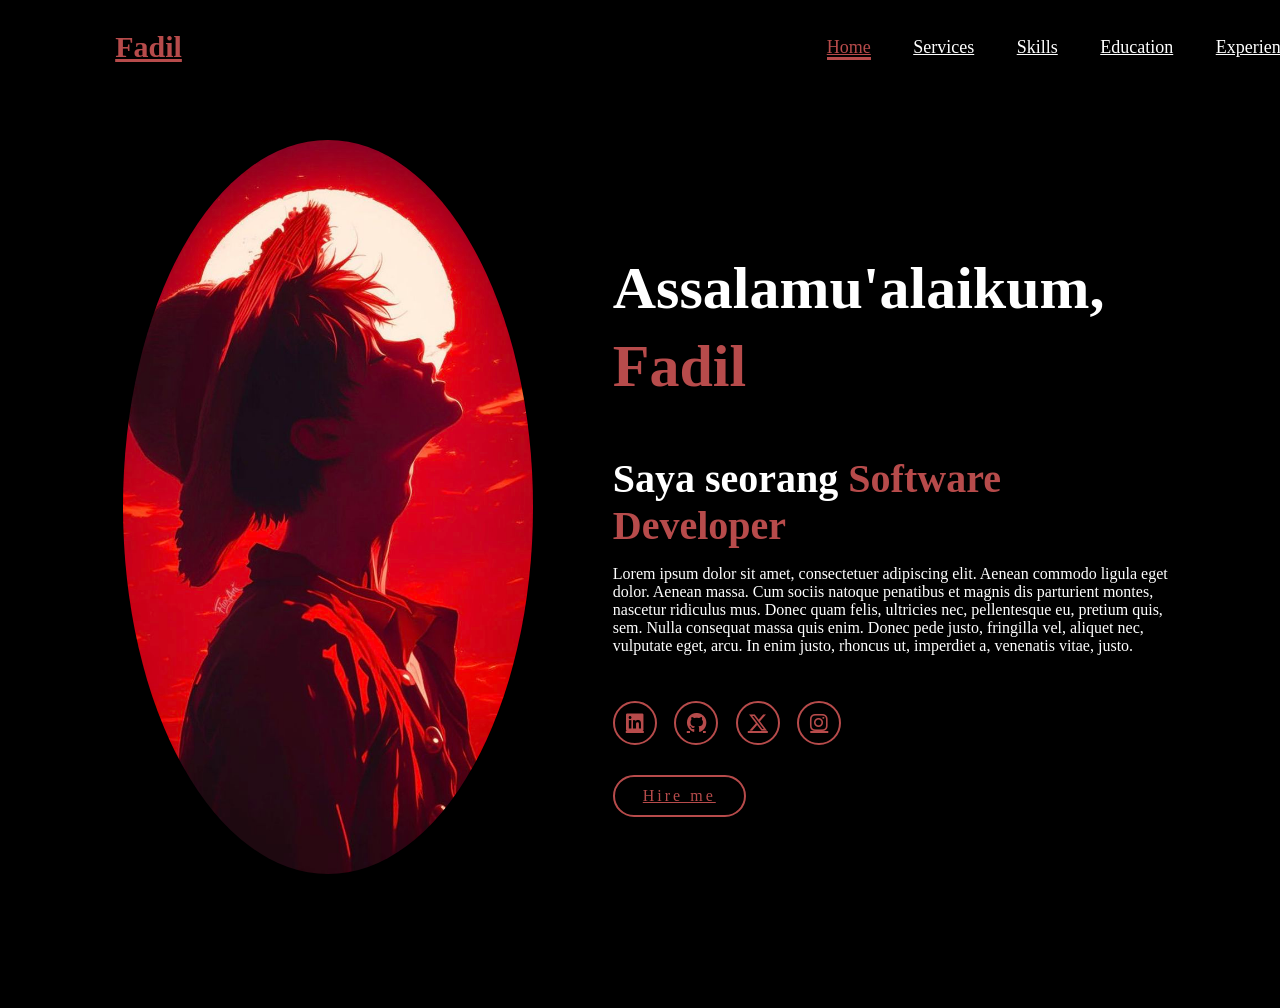
<file: meet1/website portofolio/portofolio.html>
<!DOCTYPE html>
<html lang="en">
<head>
    <meta charset="UTF-8">
    <meta name="viewport" content="width=device-width, initial-scale=1.0">
    <link rel="stylesheet" href="https://cdnjs.cloudflare.com/ajax/libs/font-awesome/6.5.2/css/all.min.css">
    <link rel="stylesheet" href="portofolio.css">
    <title> Website Portofolio</title>
</head>
<body>
    <header>
        <a href="#" class="logo">Fadil</a>

        <nav>
            <a href="#" class="active"> Home</a>
            <a href="#" >Services</a>
            <a href="#" >Skills</a>
            <a href="#" >Education</a>
            <a href="#" >Experience</a>
            <a href="#" >Contact</a>
        </nav>
    </header>
    <section class="home">
        <div class="home-img">
            <img src="img/home.jpg" alt="">
        </div>
        <div class="home-content">
            <h1>Assalamu'alaikum, <span>Fadil</span></h1>
            <h3 class=""typing-text>Saya seorang <span>Software Developer</span></h3>
            <p>Lorem ipsum dolor sit amet, consectetuer adipiscing elit. Aenean commodo ligula eget dolor. Aenean massa. Cum sociis natoque penatibus et magnis dis parturient montes, nascetur ridiculus mus. Donec quam felis, ultricies nec, pellentesque eu, pretium quis, sem. Nulla consequat massa quis enim. Donec pede justo, fringilla vel, aliquet nec, vulputate eget, arcu. In enim justo, rhoncus ut, imperdiet a, venenatis vitae, justo.</p>
            <div class="social-icons">
                <a href="#"><i class="fa-brands fa-linkedin"></i></a>
                <a href="#"><i class="fa-brands fa-github"></i></a>
                <a href="#"><i class="fa-brands fa-x-twitter"></i></a>
                <a href="#"><i class="fa-brands fa-instagram"></i></a>
            </div>
            <a href="#" class="btn">Hire me</a>
        </div>
    </section>
</body>
</html>
</file>
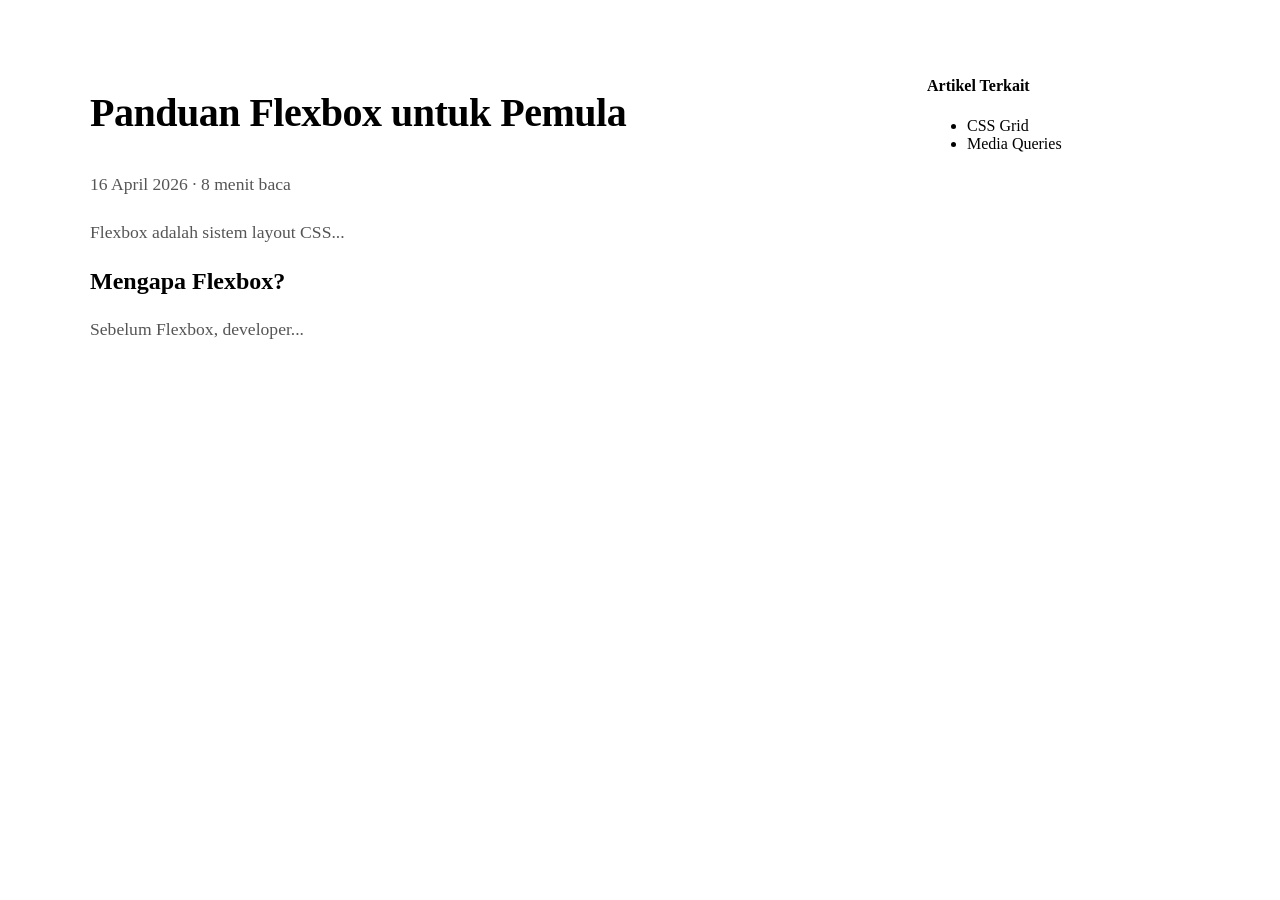
<file: meet4/Blog Article & Sidebar/blog.html>
<!DOCTYPE html>
<html lang="en">
<head>
    <meta charset="UTF-8">
    <meta name="viewport" content="width=device-width, initial-scale=1.0">
    <title>Document</title>
    <link rel="stylesheet" href="blog.css">
</head>
<body>
    <div class="layout">
        <article class="content">
            <h1>Panduan Flexbox untuk Pemula</h1>
            <p class="meta">16 April 2026 · 8 menit baca</p>
            <p>Flexbox adalah sistem layout CSS...</p>
            <h2>Mengapa Flexbox?</h2>
            <p>Sebelum Flexbox, developer...</p>
        </article>
        <aside class="sidebar">
            <div class="widget">
                <h4>Artikel Terkait</h4>
                <ul><li>CSS Grid</li><li>Media Queries</li></ul>
            </div>
        </aside>
    </div>
</body>
</html>
</file>
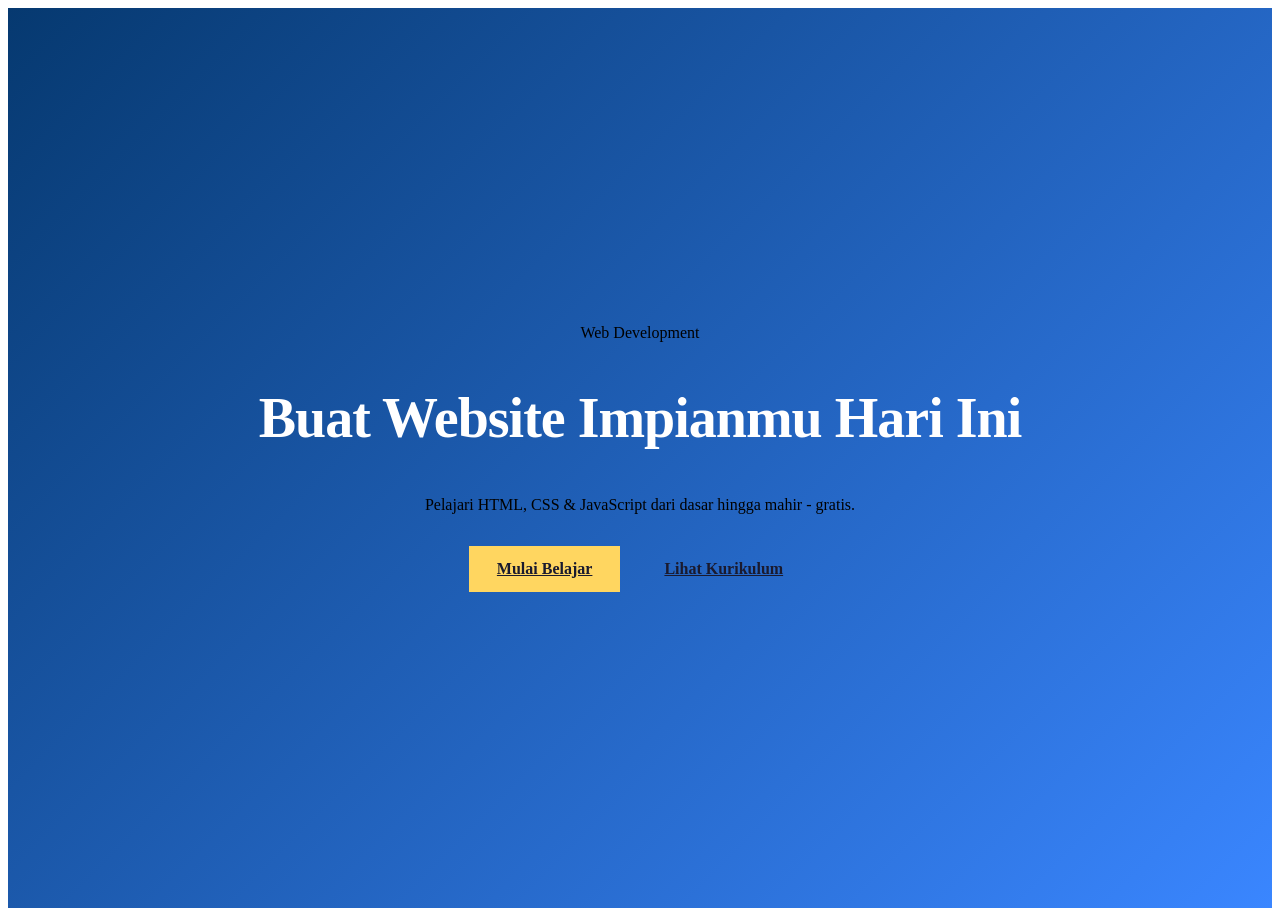
<file: meet4/Hero Section/hero.html>
<!DOCTYPE html>
<html lang="en">
<head>
    <meta charset="UTF-8">
    <meta name="viewport" content="width=device-width, initial-scale=1.0">
    <title>Hero</title>
    <link rel="stylesheet" href="hero.css"card>
</head>
<body>
    <section class="hero">
        <div class="hero-content">
            <span class="badge">Web Development</span>
            <h1>Buat Website Impianmu Hari Ini</h1>
            <p>Pelajari HTML, CSS & JavaScript dari dasar hingga mahir - gratis.</p>
            <div class="btn-group">
                <a class="btn-primary" href="#">Mulai Belajar</a>
                <a class="btn-ghost" href="#">Lihat Kurikulum</a>
            </div>
        </div>
    </section>
</body>
</html>
</file>
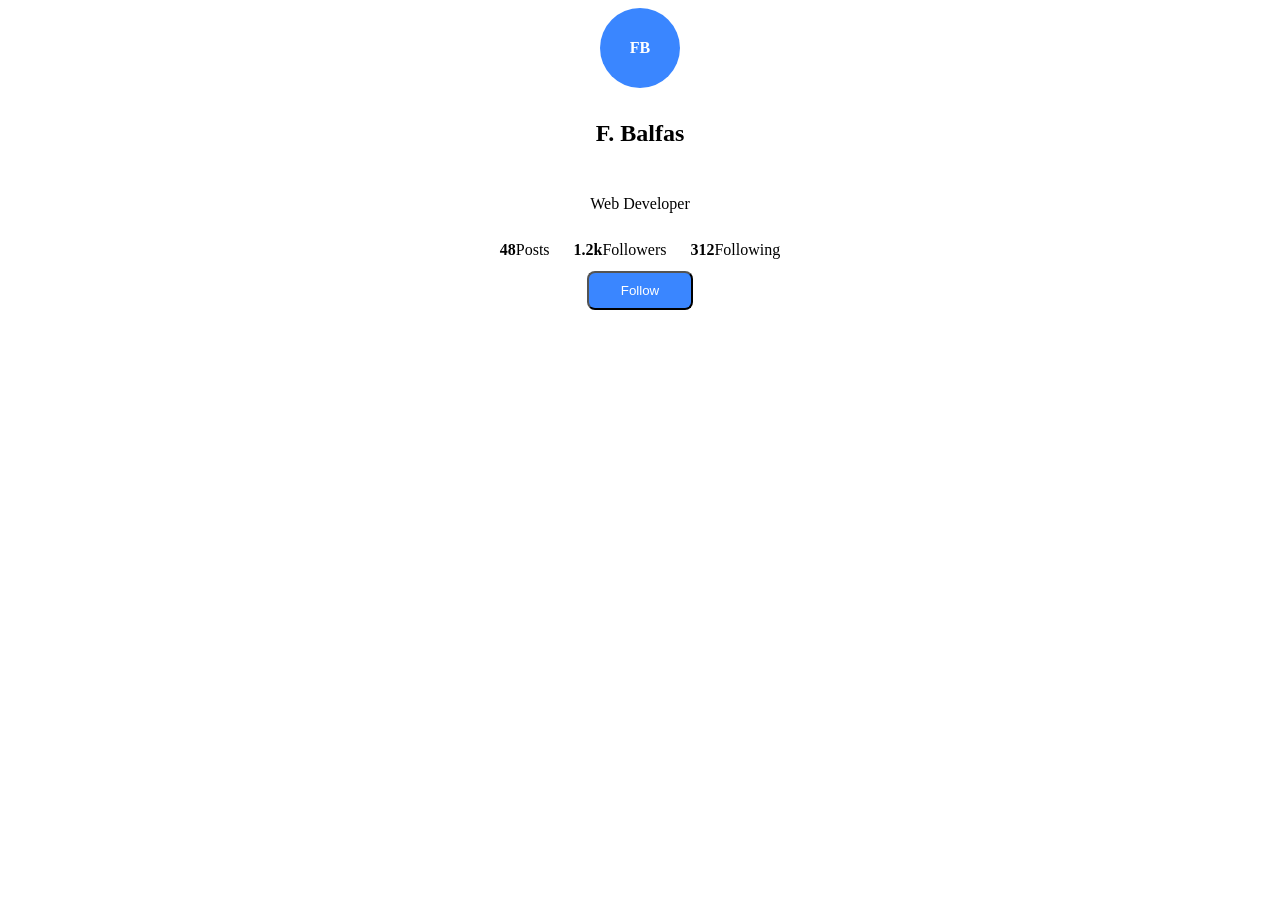
<file: meet4/Profile Card/card.html>
<!DOCTYPE html>
<html lang="en">
<head>
    <meta charset="UTF-8">
    <meta name="viewport" content="width=device-width, initial-scale=1.0">
    <title>Card</title>
    <link rel="stylesheet" href="card.css"card>
</head>
<body>
    <div class="card">
        <div class="avatar">FB</div>
        <h2>F. Balfas</h2>
        <p class="role">Web Developer</p>
        <div class="stats">
            <div><strong>48</strong><span>Posts</span></div>
            <div><strong>1.2k</strong><span>Followers</span></div>
            <div><strong>312</strong><span>Following</span></div>
        </div>
        <button class="btn">Follow</button>
    </div>
</body>
</html>
</file>
<file: meet3/style.css>
@import url('https://fonts.googleapis.com/css2?family=Poppins%3Awght%40100%3B200%3B300%3B400%3B500%3B600&display=swap%27%29%3B')

*{
    margin: 0;
    padding: 0;
    box-sizing: border-box;
    text-decoration: none;
    border: none;
    outline: none;
    font-family: 'Poppins',sans-serif;
}

html{
    font-size: 62.5%;
}

body{
    width: 100%;
    height: 100vh;
    overflow-x: hidden;
    background-color: white;
    color: black;
}

header{
    margin-top: 20px;
    position: static;
    top: 0;
    left: 0;
    width: 100%;
    padding: 1rem 9%;
    background-color: transparent;
    filter: drop-shadow(10px);
    display: flex;
    justify-content: space-between;
    align-items: center;
    z-index: 100;
}

.logo{
    font-size: 3rem;
    color: blue;
    font-weight: 800;
    cursor: pointer;
    transition: 0.5s ease;
}

.logo:hover{
    transform:scale(1.1);
}

nav a{
    font-size: 1.8rem;
    color: white;
    margin-left: 4rem;
    font-weight: 500;
    transition: 0.3s ease;
    border-bottom: 3px solid transparent;
}

nav a:hover,
nav a.active{
    color: #b74b4b;
    border-bottom:3px solid #b74b4b;
}

@media(max-width:995px){
    nav{
        position: absolute;
        display: none;
        top: 100%;
        right: 0;
        width: 40%;
        border-left: 3px solid #b74b4b;
        border-bottom: 3px solid #b74b4b;
        border-bottom-left-radius: 2rem;
        padding: 1rem solid;
        background-color: #161616;
        border-top: 0.1rem solid rgba(0,0,0,0,1);
    }

    nav.active{
        display: block;
    }

    nav a{
        display: block;
        font-size: 2rem;
        margin: 3rem 0;
    }

    nav a:hover,
    nav a.active{
        padding: 1rem;
        border-radius: 0.5rem;
        border-bottom: 0.5rem solid #b74b4b;
    }
}

section{
    min-height: 100vh;
    padding: 5rem 9% 5rem;
}

.home{
    display: flex;
    justify-content: center;
    align-items: center;
    gap: 8rem;
    background-color: white;
}

span{
    color: #b74b4b;
}

.home-content h3{
    font-size: 4rem;
    margin-bottom: 1rem;
    font-weight: 700;
}

.home-content p{
    font-size: 1.6rem;
}

.home-img{
    border-radius: 50%;
}

.home-img img{
    position: relative;
    
    border-radius: 50%;
    box-shadow: 0 0 25px solid #b74b4b;
    cursor: pointer;
    transition: 0.2s linear;
}
</file>
<file: Autocomplete/style1.css>
# Now let's create the CSS file
css_content = '''/* ============================================
   MODERN DATA ENGINEERING DEMO - CSS
   ============================================ */

:root {
    --primary: #6366f1;
    --primary-light: #818cf8;
    --primary-dark: #4f46e5;
    --success: #10b981;
    --danger: #ef4444;
    --warning: #f59e0b;
    --dark: #1e293b;
    --gray-50: #f8fafc;
    --gray-100: #f1f5f9;
    --gray-200: #e2e8f0;
    --gray-300: #cbd5e1;
    --gray-400: #94a3b8;
    --gray-500: #64748b;
    --gray-600: #475569;
    --gray-700: #334155;
    --gray-800: #1e293b;
    --gray-900: #0f172a;
    --shadow-sm: 0 1px 2px 0 rgb(0 0 0 / 0.05);
    --shadow: 0 4px 6px -1px rgb(0 0 0 / 0.1), 0 2px 4px -2px rgb(0 0 0 / 0.1);
    --shadow-lg: 0 10px 15px -3px rgb(0 0 0 / 0.1), 0 4px 6px -4px rgb(0 0 0 / 0.1);
    --shadow-xl: 0 20px 25px -5px rgb(0 0 0 / 0.1), 0 8px 10px -6px rgb(0 0 0 / 0.1);
    --radius: 12px;
    --radius-sm: 8px;
    --radius-lg: 16px;
}

* {
    margin: 0;
    padding: 0;
    box-sizing: border-box;
}

body {
    font-family: 'Inter', -apple-system, BlinkMacSystemFont, 'Segoe UI', Roboto, sans-serif;
    background: linear-gradient(135deg, #667eea 0%, #764ba2 50%, #f093fb 100%);
    background-attachment: fixed;
    min-height: 100vh;
    color: var(--gray-800);
    line-height: 1.6;
}

.main-container {
    max-width: 1400px;
    margin: 0 auto;
    padding: 40px 20px;
}

/* ============================================
   HERO SECTION
   ============================================ */

.hero {
    text-align: center;
    margin-bottom: 30px;
    animation: fadeInDown 0.8s ease-out;
}

.hero-badge {
    display: inline-block;
    background: rgba(255,255,255,0.2);
    backdrop-filter: blur(10px);
    color: white;
    padding: 8px 20px;
    border-radius: 50px;
    font-size: 13px;
    font-weight: 600;
    letter-spacing: 0.5px;
    margin-bottom: 20px;
    border: 1px solid rgba(255,255,255,0.3);
}

.hero h1 {
    font-size: 3rem;
    font-weight: 800;
    color: white;
    margin-bottom: 10px;
    text-shadow: 0 2px 10px rgba(0,0,0,0.2);
}

.hero-desc {
    color: rgba(255,255,255,0.9);
    font-size: 1.1rem;
    margin-bottom: 30px;
}

.tag {
    display: inline-block;
    padding: 4px 12px;
    border-radius: 6px;
    font-size: 0.85rem;
    font-weight: 600;
    margin: 0 4px;
}

.tag.brute {
    background: rgba(239, 68, 68, 0.2);
    color: #fecaca;
    border: 1px solid rgba(239, 68, 68, 0.3);
}

.tag.trie {
    background: rgba(16, 185, 129, 0.2);
    color: #a7f3d0;
    border: 1px solid rgba(16, 185, 129, 0.3);
}

/* Search Box */
.search-box {
    position: relative;
    max-width: 600px;
    margin: 0 auto;
    animation: fadeInUp 0.8s ease-out 0.2s both;
}

.search-icon {
    position: absolute;
    left: 20px;
    top: 50%;
    transform: translateY(-50%);
    width: 20px;
    height: 20px;
    color: var(--gray-400);
    pointer-events: none;
}

#inputText {
    width: 100%;
    padding: 18px 20px 18px 52px;
    border: none;
    border-radius: var(--radius-lg);
    font-size: 1.1rem;
    background: white;
    box-shadow: var(--shadow-xl);
    transition: all 0.3s ease;
    outline: none;
}

#inputText:focus {
    box-shadow: 0 0 0 4px rgba(99, 102, 241, 0.2), var(--shadow-xl);
}

#inputText::placeholder {
    color: var(--gray-400);
}

.input-stats {
    position: absolute;
    right: 20px;
    top: 50%;
    transform: translateY(-50%);
    font-size: 12px;
    color: var(--gray-400);
    pointer-events: none;
}

/* ============================================
   STATS BAR
   ============================================ */

.stats-bar {
    display: flex;
    justify-content: center;
    gap: 40px;
    margin: 30px 0;
    animation: fadeInUp 0.8s ease-out 0.3s both;
}

.stat-item {
    text-align: center;
    background: rgba(255,255,255,0.15);
    backdrop-filter: blur(10px);
    padding: 16px 28px;
    border-radius: var(--radius);
    border: 1px solid rgba(255,255,255,0.2);
    min-width: 120px;
}

.stat-value {
    display: block;
    font-size: 1.8rem;
    font-weight: 800;
    color: white;
}

.stat-label {
    font-size: 0.8rem;
    color: rgba(255,255,255,0.7);
    text-transform: uppercase;
    letter-spacing: 1px;
}

/* ============================================
   COMPARISON CONTAINER
   ============================================ */

.comparison-container {
    display: flex;
    gap: 20px;
    margin: 30px 0;
    align-items: stretch;
    animation: fadeInUp 0.8s ease-out 0.4s both;
}

.method-card {
    flex: 1;
    background: white;
    border-radius: var(--radius-lg);
    box-shadow: var(--shadow-lg);
    overflow: hidden;
    display: flex;
    flex-direction: column;
}

.slow-card {
    border-top: 4px solid var(--danger);
}

.fast-card {
    border-top: 4px solid var(--success);
}

/* Card Header */
.card-header {
    display: flex;
    align-items: center;
    gap: 12px;
    padding: 20px 24px;
    border-bottom: 1px solid var(--gray-100);
}

.method-icon {
    font-size: 2rem;
    width: 48px;
    height: 48px;
    display: flex;
    align-items: center;
    justify-content: center;
    background: var(--gray-50);
    border-radius: var(--radius);
}

.method-info {
    flex: 1;
}

.method-info h2 {
    font-size: 1.2rem;
    font-weight: 700;
    color: var(--gray-800);
    margin-bottom: 2px;
}

.complexity {
    font-family: 'Courier New', monospace;
    font-size: 0.85rem;
    color: var(--gray-500);
    background: var(--gray-100);
    padding: 2px 8px;
    border-radius: 4px;
}

.status-badge {
    padding: 4px 12px;
    border-radius: 50px;
    font-size: 0.75rem;
    font-weight: 600;
    background: var(--gray-100);
    color: var(--gray-500);
    transition: all 0.3s ease;
}

.status-badge.active {
    background: rgba(16, 185, 129, 0.1);
    color: var(--success);
}

.status-badge.searching {
    background: rgba(99, 102, 241, 0.1);
    color: var(--primary);
    animation: pulse 1.5s infinite;
}

/* ============================================
   VISUALIZATION
   ============================================ */

.visualization {
    padding: 16px 24px;
    min-height: 80px;
    background: var(--gray-50);
    border-bottom: 1px solid var(--gray-100);
}

.word-list {
    display: flex;
    flex-wrap: wrap;
    gap: 4px;
    position: relative;
    max-height: 100px;
    overflow: hidden;
}

.viz-word {
    font-size: 0.7rem;
    padding: 2px 6px;
    background: white;
    border-radius: 4px;
    border: 1px solid var(--gray-200);
    color: var(--gray-400);
    opacity: 0;
    animation: fadeIn 0.3s ease forwards;
}

.viz-word.match {
    background: rgba(239, 68, 68, 0.1);
    border-color: rgba(239, 68, 68, 0.3);
    color: var(--danger);
    font-weight: 600;
}

.scan-line {
    position: absolute;
    top: 0;
    left: 0;
    width: 2px;
    height: 100%;
    background: var(--danger);
    opacity: 0.5;
    display: none;
}

@keyframes scan {
    0% { left: 0; }
    100% { left: 100%; }
}

/* Trie Preview */
.trie-placeholder {
    color: var(--gray-400);
    font-size: 0.85rem;
    font-style: italic;
}

.trie-path {
    display: flex;
    align-items: center;
    gap: 6px;
    flex-wrap: wrap;
}

.trie-root {
    padding: 4px 10px;
    background: var(--primary);
    color: white;
    border-radius: 6px;
    font-size: 0.8rem;
    font-weight: 600;
}

.trie-arrow {
    color: var(--gray-400);
    font-size: 0.9rem;
}

.trie-node {
    padding: 4px 10px;
    background: white;
    border: 2px solid var(--gray-300);
    border-radius: 6px;
    font-size: 0.85rem;
    font-weight: 600;
    color: var(--gray-700);
    position: relative;
    transition: all 0.3s ease;
}

.trie-node.active {
    border-color: var(--success);
    background: rgba(16, 185, 129, 0.1);
    color: var(--success);
    transform: scale(1.1);
}

.trie-node small {
    position: absolute;
    top: -8px;
    right: -8px;
    background: var(--primary);
    color: white;
    font-size: 0.6rem;
    padding: 1px 5px;
    border-radius: 10px;
}

.trie-dead {
    font-size: 1.2rem;
    color: var(--danger);
}

/* Progress Bar */
.progress-bar {
    height: 3px;
    background: var(--gray-100);
    overflow: hidden;
}

.progress-fill {
    height: 100%;
    width: 0%;
    background: var(--danger);
    transition: width 2s linear;
}

/* ============================================
   RESULTS AREA
   ============================================ */

.results-area {
    padding: 20px 24px;
    flex: 1;
    min-height: 150px;
}

.loader-container {
    display: none;
    align-items: center;
    gap: 12px;
    color: var(--gray-500);
    font-size: 0.9rem;
}

.loader-ring {
    width: 24px;
    height: 24px;
    border: 3px solid var(--gray-200);
    border-top-color: var(--danger);
    border-radius: 50%;
    animation: spin 0.8s linear infinite;
}

@keyframes spin {
    to { transform: rotate(360deg); }
}

.result-tags {
    display: flex;
    flex-wrap: wrap;
    gap: 8px;
}

.result-tag {
    display: inline-flex;
    align-items: center;
    padding: 8px 14px;
    background: var(--gray-50);
    border: 1px solid var(--gray-200);
    border-radius: var(--radius-sm);
    font-size: 0.9rem;
    color: var(--gray-700);
    animation: popIn 0.3s ease both;
    transition: all 0.2s ease;
}

.result-tag:hover {
    background: white;
    box-shadow: var(--shadow);
    transform: translateY(-2px);
}

.result-tag .highlight {
    background: linear-gradient(120deg, #fef08a 0%, #fef08a 100%);
    background-repeat: no-repeat;
    background-size: 100% 40%;
    background-position: 0 88%;
    font-weight: 700;
    color: var(--gray-900);
}

.more-tag {
    padding: 8px 14px;
    background: var(--primary);
    color: white;
    border-radius: var(--radius-sm);
    font-size: 0.85rem;
    font-weight: 600;
}

.no-result {
    color: var(--gray-400);
    font-style: italic;
    padding: 20px 0;
}

/* ============================================
   PERFORMANCE METRICS
   ============================================ */

.performance-metrics {
    display: flex;
    gap: 0;
    padding: 16px 24px;
    background: var(--gray-50);
    border-top: 1px solid var(--gray-100);
}

.metric {
    flex: 1;
    text-align: center;
    padding: 0 8px;
    border-right: 1px solid var(--gray-200);
}

.metric:last-child {
    border-right: none;
}

.metric-label {
    display: block;
    font-size: 0.7rem;
    color: var(--gray-400);
    text-transform: uppercase;
    letter-spacing: 0.5px;
    margin-bottom: 4px;
}

.metric-value {
    display: block;
    font-size: 1rem;
    font-weight: 700;
    color: var(--gray-700);
    font-family: 'Courier New', monospace;
}

.metric-value.highlight {
    color: var(--success);
}

/* ============================================
   VS DIVIDER
   ============================================ */

.vs-divider {
    display: flex;
    flex-direction: column;
    align-items: center;
    justify-content: center;
    gap: 10px;
    padding: 0 10px;
}

.vs-circle {
    width: 50px;
    height: 50px;
    background: white;
    border-radius: 50%;
    display: flex;
    align-items: center;
    justify-content: center;
    font-weight: 800;
    font-size: 0.9rem;
    color: var(--gray-500);
    box-shadow: var(--shadow);
    border: 2px solid var(--gray-200);
}

.speed-arrow {
    font-size: 2rem;
    color: var(--gray-300);
    transition: color 0.3s ease;
}

.speedup-text {
    font-size: 0.85rem;
    font-weight: 700;
    text-align: center;
    min-height: 20px;
    transition: color 0.3s ease;
}

/* ============================================
   ALGORITHM EXPLANATION
   ============================================ */

.algorithm-explanation {
    margin-top: 40px;
    animation: fadeInUp 0.8s ease-out 0.6s both;
}

.algorithm-explanation h3 {
    text-align: center;
    color: white;
    font-size: 1.5rem;
    margin-bottom: 24px;
    text-shadow: 0 2px 4px rgba(0,0,0,0.2);
}

.explanation-grid {
    display: grid;
    grid-template-columns: 1fr 1fr;
    gap: 20px;
}

.explanation-card {
    background: white;
    border-radius: var(--radius-lg);
    padding: 28px;
    box-shadow: var(--shadow-lg);
}

.explanation-card h4 {
    font-size: 1.1rem;
    margin-bottom: 10px;
    color: var(--gray-800);
}

.explanation-card p {
    color: var(--gray-600);
    font-size: 0.9rem;
    margin-bottom: 16px;
    line-height: 1.7;
}

.code-snippet {
    background: var(--gray-900);
    border-radius: var(--radius-sm);
    padding: 16px;
    overflow-x: auto;
}

.code-snippet pre {
    color: #a5b4fc;
    font-family: 'Courier New', monospace;
    font-size: 0.85rem;
    line-height: 1.6;
}

.code-snippet pre code {
    color: #c4b5fd;
}

/* ============================================
   FOOTER
   ============================================ */

footer {
    text-align: center;
    margin-top: 40px;
    padding: 20px;
    color: rgba(255,255,255,0.7);
    font-size: 0.85rem;
    animation: fadeIn 1s ease-out 0.8s both;
}

/* ============================================
   ANIMATIONS
   ============================================ */

@keyframes fadeIn {
    from { opacity: 0; }
    to { opacity: 1; }
}

@keyframes fadeInDown {
    from {
        opacity: 0;
        transform: translateY(-20px);
    }
    to {
        opacity: 1;
        transform: translateY(0);
    }
}

@keyframes fadeInUp {
    from {
        opacity: 0;
        transform: translateY(20px);
    }
    to {
        opacity: 1;
        transform: translateY(0);
    }
}

@keyframes popIn {
    from {
        opacity: 0;
        transform: scale(0.8);
    }
    to {
        opacity: 1;
        transform: scale(1);
    }
}

@keyframes pulse {
    0%, 100% { opacity: 1; }
    50% { opacity: 0.5; }
}

/* ============================================
   RESPONSIVE
   ============================================ */

@media (max-width: 1024px) {
    .comparison-container {
        flex-direction: column;
    }
    
    .vs-divider {
        flex-direction: row;
        padding: 10px 0;
    }
    
    .explanation-grid {
        grid-template-columns: 1fr;
    }
}

@media (max-width: 640px) {
    .hero h1 {
        font-size: 2rem;
    }
    
    .stats-bar {
        flex-wrap: wrap;
        gap: 10px;
    }
    
    .stat-item {
        min-width: 80px;
        padding: 12px 16px;
    }
    
    .performance-metrics {
        flex-direction: column;
        gap: 8px;
    }
    
    .metric {
        border-right: none;
        border-bottom: 1px solid var(--gray-200);
        padding-bottom: 8px;
    }
    
    .metric:last-child {
        border-bottom: none;
    }
}
'''

# Write CSS file
with open('/mnt/agents/output/style.css', 'w', encoding='utf-8') as f:
    f.write(css_content)

print("CSS file created successfully!")
</file>
<file: meet7/01-grid-container.css>
* {
    box-sizing: border-box;
    margin: 0;
    padding: 0;
}

body {
    font-family: sans-serif;
    padding: 24px;
    background: #f0f4f8;
}

h1 {
    margin-bottom: 8px;
    font-size: 1.4rem;
    color: #1e293b;
}

h1 {
    margin: 32px;
    font-size: 1rem; color: #475569;
    border-left: 4px solid #6366f1;
    padding-left: 8px;
}

p.kode {
    background: #1e293b;
    color: #a5f3fc;
    padding: 8px 12px;
    border-radius: 6px; 
    font-size: 0.8rem;
    margin-bottom: 12px;
    font-family: monospace;
}

.item {
    background: #6366f1;
    color: white;
    padding: 16px;
    border-radius: 6px;
    font-weight: bold;
    text-align: center;
}

.item:nth-child(even) {
    background: #8b5cf6;
}

/* properti grid container*/
/* 1. display + grid-template-columns */
.demo-cols {
    display: grid;
    grid-template-columns: 200px 1fr 2fr;
    gap: 8px;
}

/* 2. grid-template-rows */
.demo-rows {
    display: grid;
    grid-template-columns: repeat(3, 1fr);
    grid-template-rows: 80px 120px;
    gap: 8px;
}

/* 3. gap / column-gap / row-gap */
.demo-gap {
    display: grid;
    grid-template-columns: repeat(4, 1fr);
    column-gap: 24px;
    row-gap: 8px;
}

/* 4. justify-items */
.demo-justify {
    display: grid;
    grid-template-columns: repeat(3, 1fr);
    justify-items: center;
    gap: 8px;
}

/* 5. align-item */
.demo-align {
    display: grid;
    grid-template-columns: repeat(3, 1fr);
    align-items: end;
    gap: 8px;
    height: 120px;
}

/* 6. justify-content */
.demo-jcontent {
    display: grid;
    grid-template-columns: repeat(3, 100px);
    justify-content: space-between;
    gap: 8px;
}
</file>
<file: meet1/website portofolio/portofolio.css>
@import url('https://fonts.googleapis.com/css2?family=Poppins%3Awght%40100%3B200%3B300%3B400%3B500%3B600&display=swap%27%29%3B')

*{
    margin: 0;
    padding: 0;
    box-sizing: border-box;
    text-decoration: none;
    border: none;
    outline: none;
    font-family: 'Poppins',sans-serif;
}

html{
    font-size: 62.5%;
}

body{
    width: 100%;
    height: 100vh;
    overflow-x: hidden;
    background-color: black;
    color: white;
}

header{
    margin-top: 20px;
    position: fixed;
    top: 0;
    left: 0;
    width: 100%;
    padding: 1rem 9%;
    background-color: transparent;
    filter: drop-shadow(10px);
    display: flex;
    justify-content: space-between;
    align-items: center;
    z-index: 100;
}

.logo{
    font-size: 3rem;
    color: #b74b4b;
    font-weight: 800;
    cursor: pointer;
    transition: 0.5s ease;
}

.logo:hover{
    transform:scale(1.1);
}

nav a{
    font-size: 1.8rem;
    color: white;
    margin-left: 4rem;
    font-weight: 500;
    transition: 0.3s ease;
    border-bottom: 3px solid transparent;
}

nav a:hover,
nav a.active{
    color: #b74b4b;
    border-bottom:3px solid #b74b4b;
}

@media(max-width:995px){
    nav{
        position: absolute;
        display: none;
        top: 100%;
        right: 0;
        width: 40%;
        border-left: 3px solid #b74b4b;
        border-bottom: 3px solid #b74b4b;
        border-bottom-left-radius: 2rem;
        padding: 1rem solid;
        background-color: #161616;
        border-top: 0.1rem solid rgba(0,0,0,0,1);
    }

    nav.active{
        display: block;
    }

    nav a{
        display: block;
        font-size: 2rem;
        margin: 3rem 0;
    }

    nav a:hover,
    nav a.active{
        padding: 1rem;
        border-radius: 0.5rem;
        border-bottom: 0.5rem solid #b74b4b;
    }
}

section{
    min-height: 100vh;
    padding: 5rem 9% 5rem;
}

.home{
    display: flex;
    justify-content: center;
    align-items: center;
    gap: 8rem;
    background-color: black;
}

.home .home-content h1{
    font-size: 6rem;
    font-weight: 700;
    line-height: 1.3;
}

span{
    color: #b74b4b;
}

.home-content h3{
    font-size: 4rem;
    margin-bottom: 1rem;
    font-weight: 700;
}

.home-content p{
    font-size: 1.6rem;
}

.home-img{
    border-radius: 50%;
}

.home-img img{
    position: relative;
    width: 32vw;
    border-radius: 50%;
    box-shadow: 0 0 25px solid #b74b4b;
    cursor: pointer;
    transition: 0.2s linear;
}

.home-img img:hover{
    font-size: 1.8rem;
    font-weight: 500;
}

.social-icons a{
    display: inline-flex;
    justify-content: center;
    align-items: center;
    width: 4rem;
    height: 4rem;
    background-color: transparent;
    border: 0.2rem solid #b74b4b;
    font-size: 2rem;
    border-radius: 50%;
    margin: 3rem 1.5rem 3rem 0;
    transition: 0.3s ease;
    color: #b74b4b;
}

.social-icons a:hover{
    color: black;
    transform: scale(1.3) translateY(-5px);
    background-color: #b74b4b;
    box-shadow: 0 0 25px #b74b4b;
}

.btn{
    display: inline-block;
    padding: 1rem 2.8rem;
    background-color: black;
    border-radius: 4rem;
    font-size: 1.6rem;
    color: #b74b4b;
    letter-spacing: 0.3rem;
    border: 2px solid #b74b4b;
    transition: 0.3s ease;
    cursor: pointer;
}

.btn:hover{
    transform: scale3d(1.03);
    background-color: #b74b4b;
    color: black;
    box-shadow: 0 0 25px #b74b4b;
}

.typing-text{
    font-size: 34px;
    font-weight: 600;
    min-width: 280px;
}

.typing-text span{
    position: relative;
}

.typing-text span::before{
    content: "Software Developer";
    color: #b74b4b;
    animation: words 20s infinite;
}

.typing-text span::after{
    content: "";
    background-color: black;
    position: absolute;
    width: calc(100% + 8px);
    height: 100%;
    border-left: 3px solid black;
    right: -8;
    animation: cursor 0.6s infinite;
}

@keyframes cursor{
    to{
    border-left: 3px solid #b74b4b;
    }
}

@keyframes words{
    0%, 20%{
        content: "Web Developer";
    }
    21%, 40%{
        content: "Developer";
    }
    41%, 60%{
        content: "Web Designer";
    }
    61%, 80%{
        content: "Youtuber";
    }
    81%, 100%{
        content: "Script Writer";
    }        
}

@media (max-width: 1000px){
    .home{
        gap: 4rem;
    }
}

@media(max-width:995px){
    .home{
        flex-direction: column;
        margin: 5rem 4rem;
    }
    .home .home-content h3{
        font-size: 2.5rem;
    }
    .home-content h1{
        font-size: 5rem;
    }
    .home-img img{
        margin-top: 4rem;
        width: 70vw;
    };
}
</file>
<file: meet4/Blog Article & Sidebar/blog.css>
.layout {
    display: flex; gap: 48px;
    max-width: 1100px; margin: 0 auto;
    padding: 48px 24px; }
.content { 
    flex: 3; 
}
.sidebar { 
    flex: 1; 
}
.content h1 {
    font-size: 2.5rem; font-weight: 800;
    line-height: 1.2; letter-spacing: -0.5px; 
}
.content p {
    font-size: 1.1rem;
    line-height: 1.7; color: #555; 
}
.meta {
    font-size: 0.9rem; color: #999; 
}
</file>
<file: meet4/Hero Section/hero.css>
.hero {
    min-height: 100vh;
    display: flex; align-items: center;
    justify-content: center;
    background: linear-gradient(135deg, #063970, #3a86ff);
}
.hero-content {
    text-align: center;
}
h1 {
    font-size: 3.5rem; font-weight: 800;
    line-height: 1.1; letter-spacing: -1px;
    color: white;
}
.btn-group {
    display: flex; gap: 16px;
    justify-content: center; margin-top: 32px;
}
.btn-primary {
    background: #ffd660; color: #1a1a2e;
    padding: 14px 28px; font-weight: 700;
}
.btn-ghost {
    color: #1a1a2e;
    padding: 14px 28px; font-weight: 700;
}
</file>
<file: meet4/Profile Card/card.css>
:root { --primary: #3A86FF; }
.card {
    display: flex; flex-direction: column;
    align-items: center; gap: 12px; }
.avatar {
    width: 80px; height: 80px;
    background: var(--primary);
    border-radius: 50%;
    display: flex;
    align-items: center;
    justify-content: center;
    color: white; font-weight: 700; }
.stats { display: flex; gap: 24px; }
.btn {
    background: var(--primary); color: white;
    padding: 10px 32px; border-radius: 8px; }
</file>
